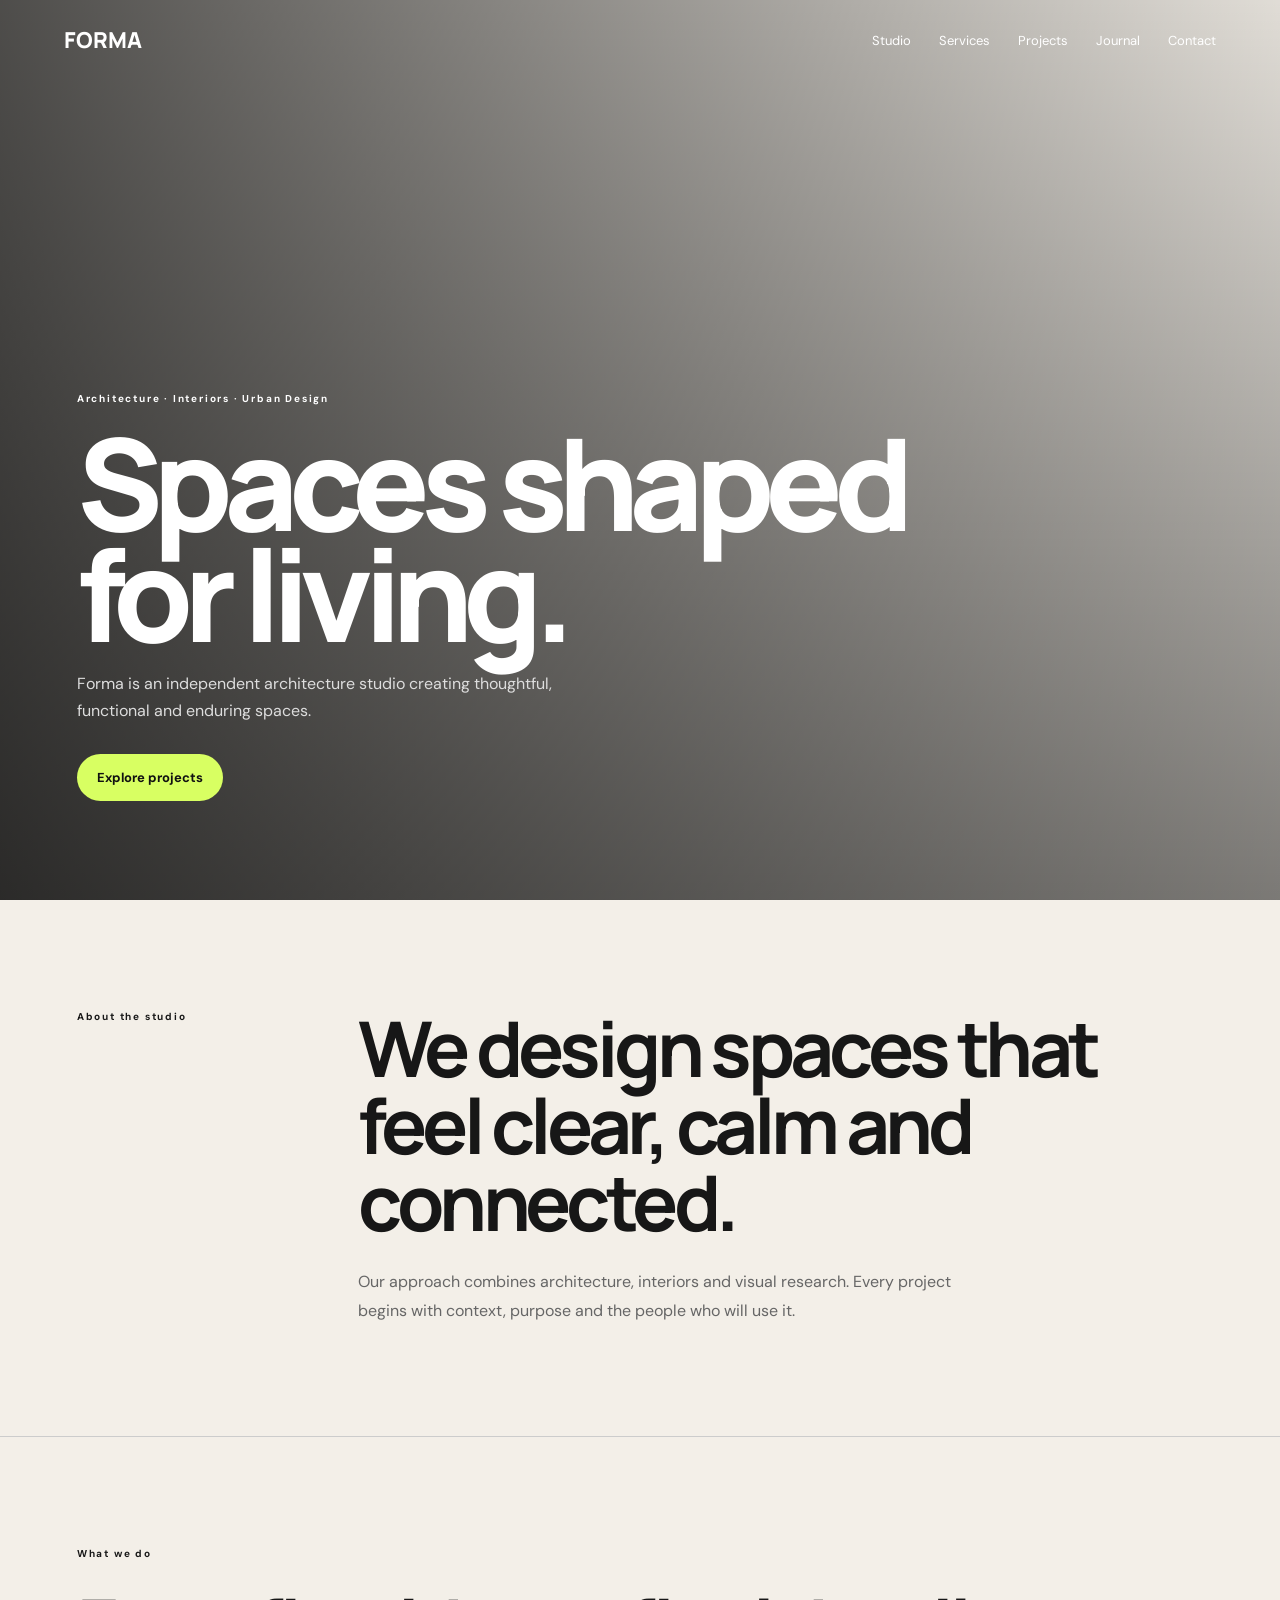
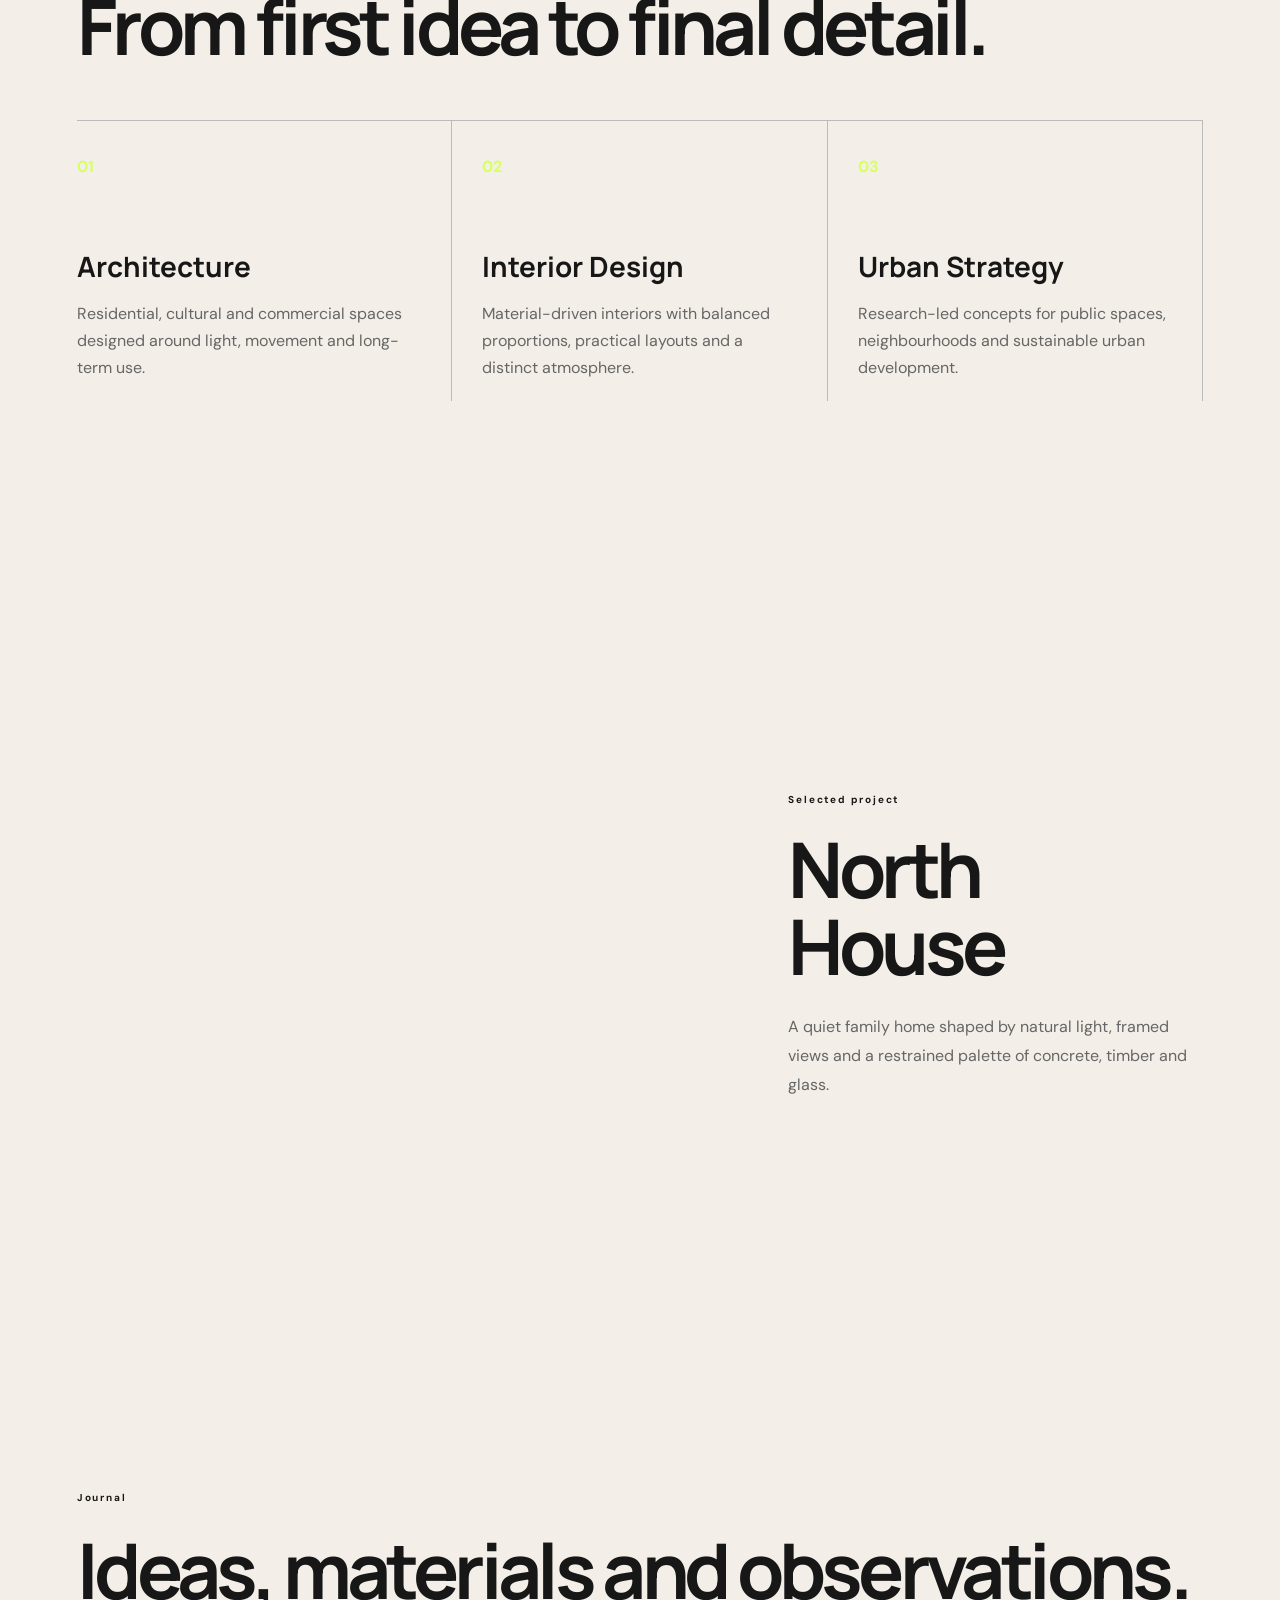
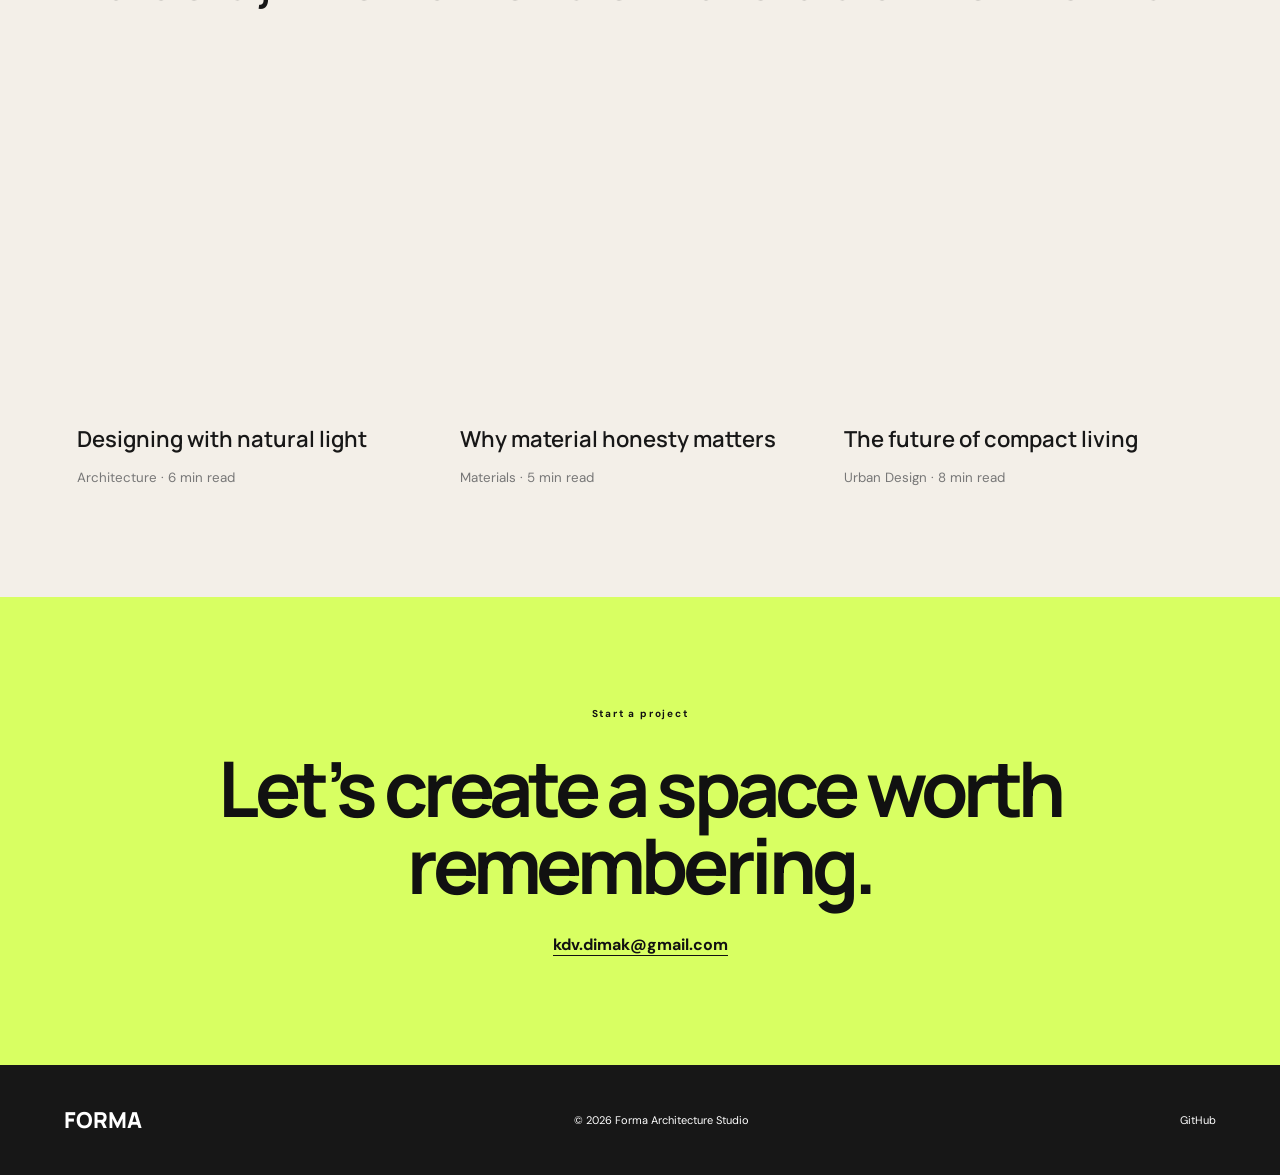
<file: Frontend-Templates/Architecture-Studio/index.html>
<!DOCTYPE html>
<html lang="en">
<head>
  <meta charset="UTF-8">
  <meta name="viewport" content="width=device-width, initial-scale=1.0">

  <title>Forma — Architecture Studio</title>

  <link rel="preconnect" href="https://fonts.googleapis.com">
  <link rel="preconnect" href="https://fonts.gstatic.com" crossorigin>

  <link
    href="https://fonts.googleapis.com/css2?family=DM+Sans:wght@400;500;600;700&family=Manrope:wght@600;700;800&display=swap"
    rel="stylesheet"
  >

  <link rel="stylesheet" href="style.css">
</head>

<body>
  <header>
    <a class="logo" href="#home">
      FORMA
    </a>

    <nav>
      <a href="#studio">Studio</a>
      <a href="#services">Services</a>
      <a href="#projects">Projects</a>
      <a href="#journal">Journal</a>
      <a href="#contact">Contact</a>
    </nav>

    <button
      class="menu"
      type="button"
      aria-label="Open navigation"
    >
      Menu
    </button>
  </header>

  <main>
    <section class="hero" id="home">
      <div class="shade"></div>

      <div class="hero-copy reveal">
        <p>Architecture · Interiors · Urban Design</p>

        <h1>
          Spaces shaped
          for living.
        </h1>

        <span>
          Forma is an independent architecture studio creating thoughtful,
          functional and enduring spaces.
        </span>

        <a href="#projects">
          Explore projects
        </a>
      </div>
    </section>

    <section class="intro reveal" id="studio">
      <p>About the studio</p>

      <div>
        <h2>
          We design spaces that feel clear, calm and connected.
        </h2>

        <span>
          Our approach combines architecture, interiors and visual research.
          Every project begins with context, purpose and the people who will use it.
        </span>
      </div>
    </section>

    <section class="section" id="services">
      <p class="label reveal">
        What we do
      </p>

      <h2 class="reveal">
        From first idea
        to final detail.
      </h2>

      <div class="cards">
        <article class="reveal">
          <b>01</b>
          <h3>Architecture</h3>
          <p>
            Residential, cultural and commercial spaces designed around
            light, movement and long-term use.
          </p>
        </article>

        <article class="reveal">
          <b>02</b>
          <h3>Interior Design</h3>
          <p>
            Material-driven interiors with balanced proportions,
            practical layouts and a distinct atmosphere.
          </p>
        </article>

        <article class="reveal">
          <b>03</b>
          <h3>Urban Strategy</h3>
          <p>
            Research-led concepts for public spaces, neighbourhoods
            and sustainable urban development.
          </p>
        </article>
      </div>
    </section>

    <section class="feature" id="projects">
      <div class="photo reveal"></div>

      <div class="reveal">
        <p class="label">
          Selected project
        </p>

        <h2>
          North House
        </h2>

        <span>
          A quiet family home shaped by natural light, framed views
          and a restrained palette of concrete, timber and glass.
        </span>
      </div>
    </section>

    <section class="section" id="journal">
      <p class="label reveal">
        Journal
      </p>

      <h2 class="reveal">
        Ideas, materials
        and observations.
      </h2>

      <div class="journal">
        <article class="reveal">
          <div></div>
          <h3>Designing with natural light</h3>
          <small>Architecture · 6 min read</small>
        </article>

        <article class="reveal">
          <div></div>
          <h3>Why material honesty matters</h3>
          <small>Materials · 5 min read</small>
        </article>

        <article class="reveal">
          <div></div>
          <h3>The future of compact living</h3>
          <small>Urban Design · 8 min read</small>
        </article>
      </div>
    </section>

    <section class="contact" id="contact">
      <p class="reveal">
        Start a project
      </p>

      <h2 class="reveal">
        Let’s create a space
        worth remembering.
      </h2>

      <a
        class="reveal"
        href="mailto:kdv.dimak@gmail.com"
      >
        kdv.dimak@gmail.com
      </a>
    </section>
  </main>

  <footer>
    <a class="logo" href="#home">
      FORMA
    </a>

    <p>
      © 2026 Forma Architecture Studio
    </p>

    <a
      href="https://github.com/KDVDimak"
      target="_blank"
      rel="noreferrer"
    >
      GitHub
    </a>
  </footer>

  <script src="script.js"></script>
</body>
</html>
</file>
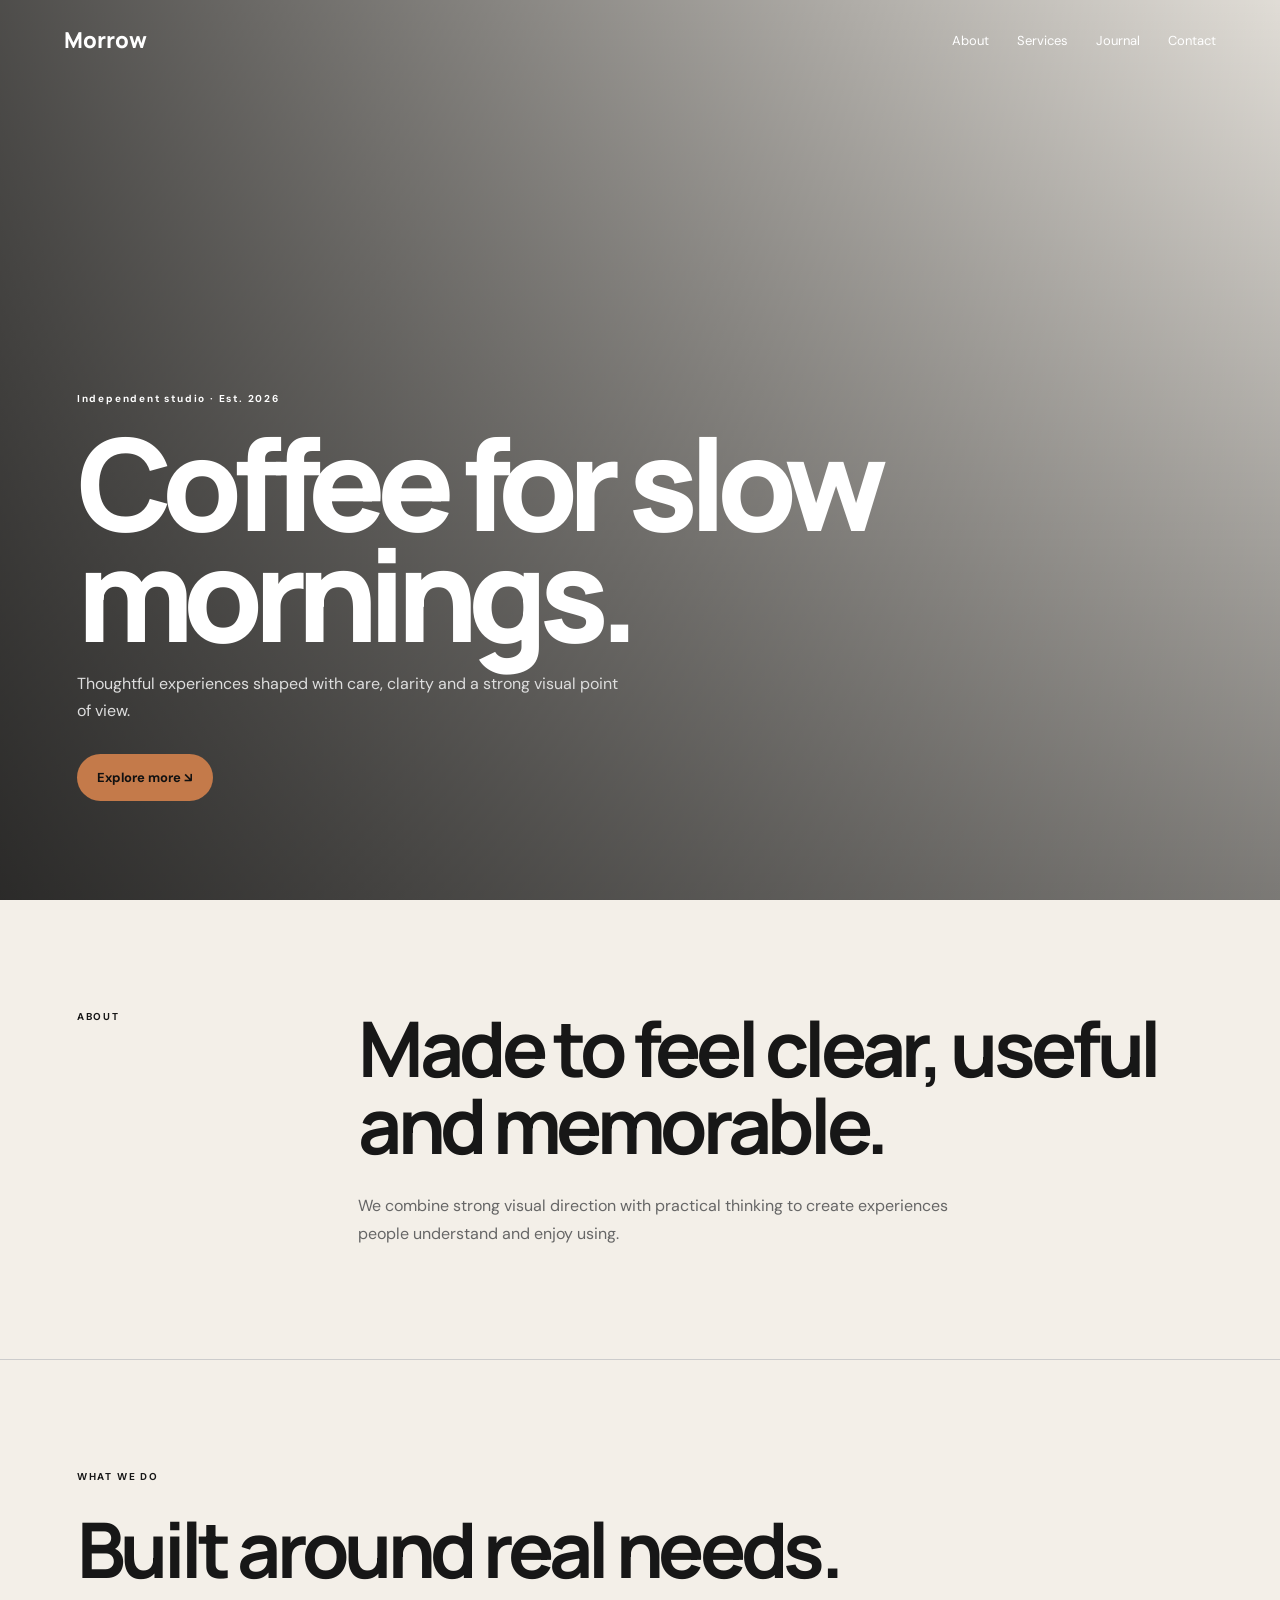
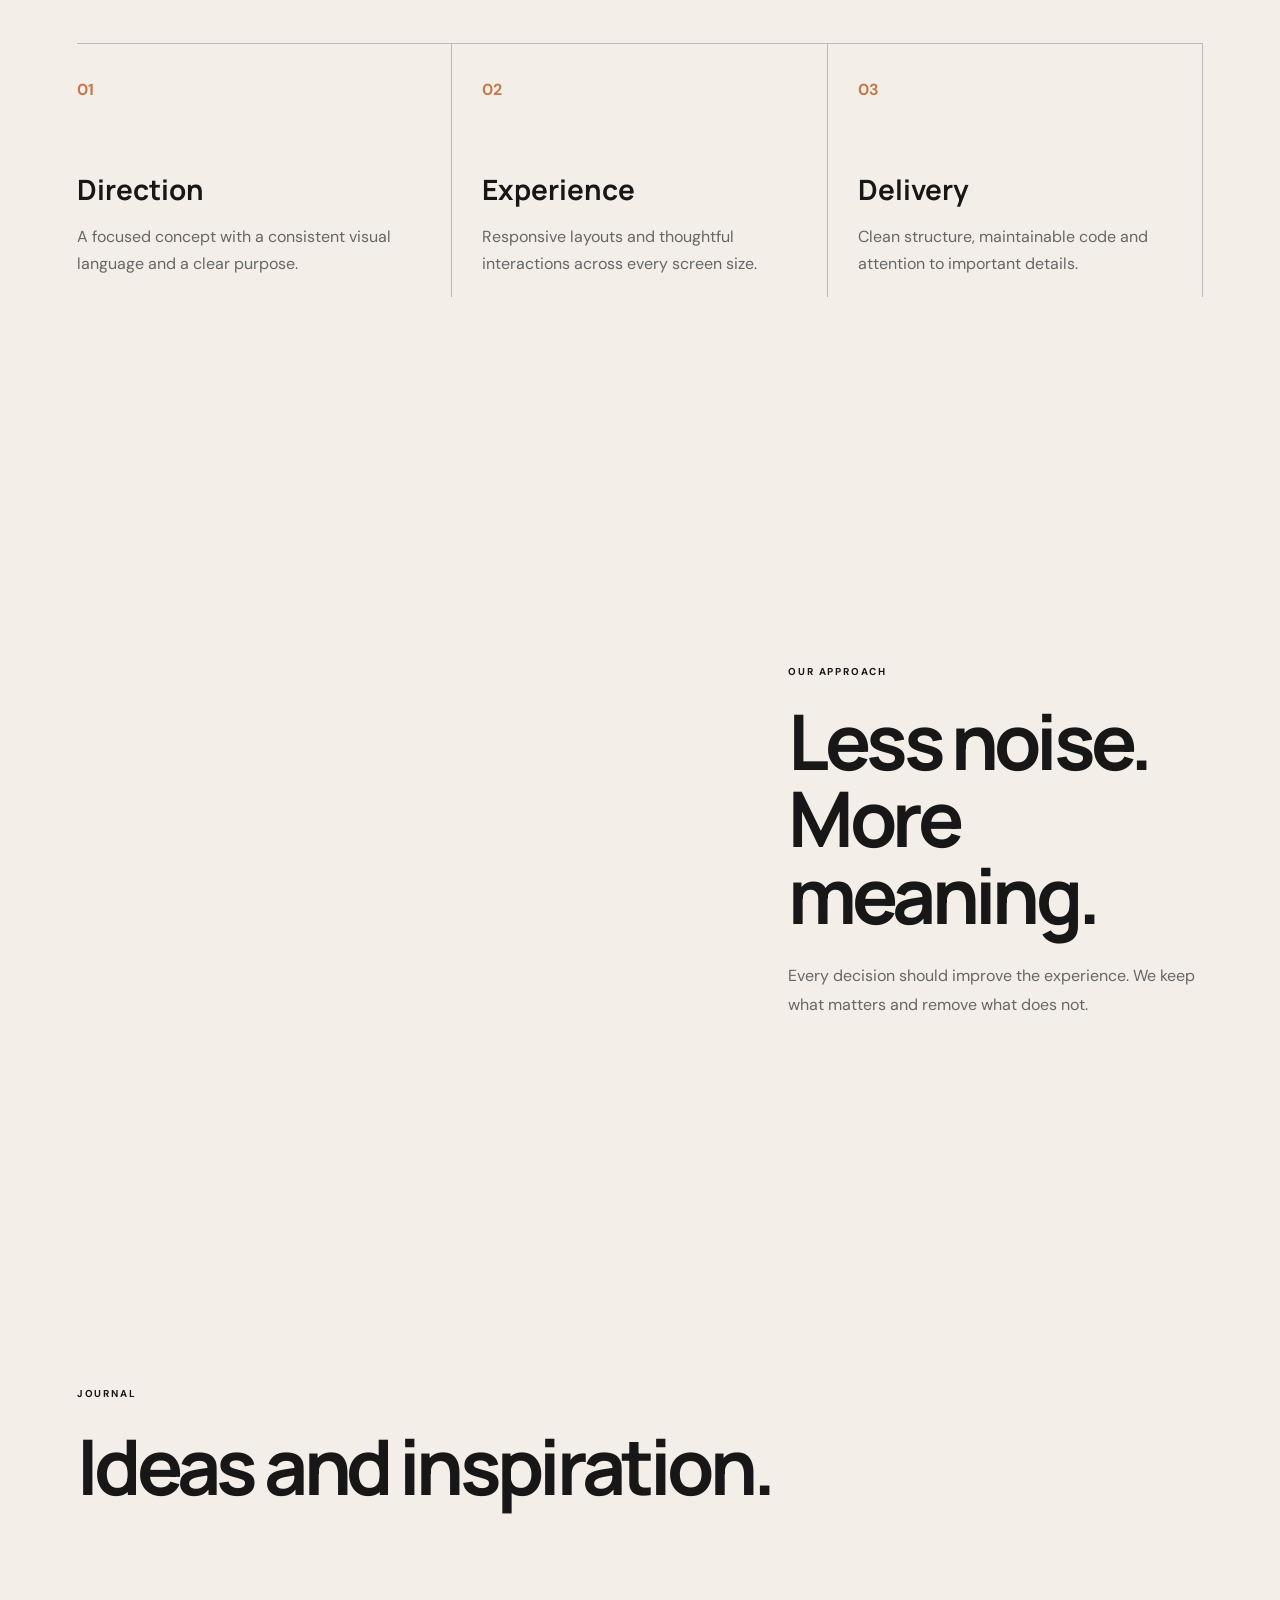
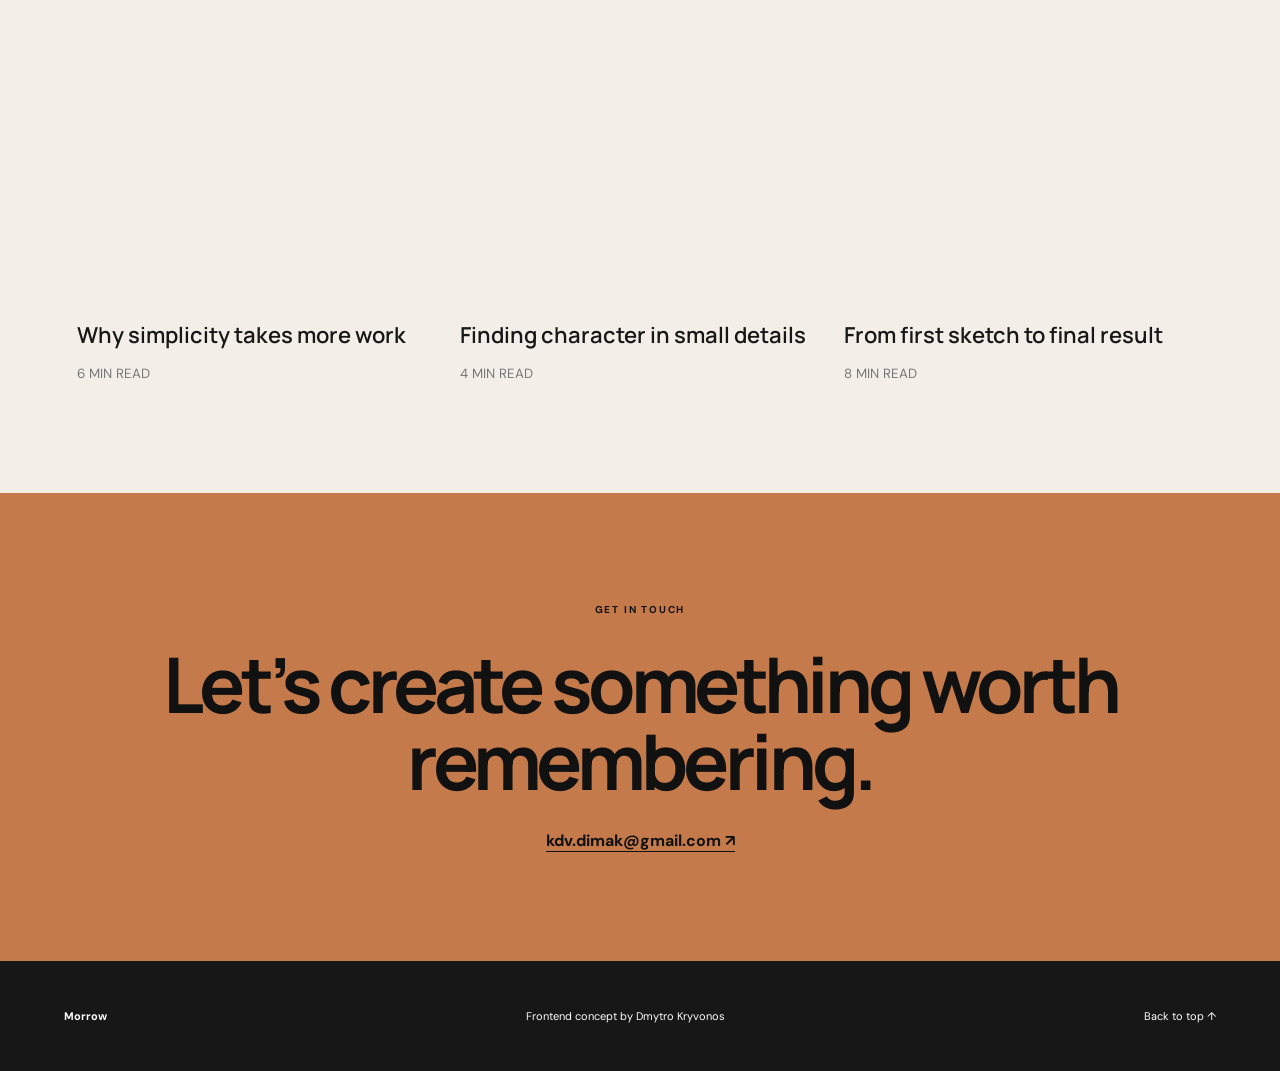
<file: Frontend-Templates/Coffee-Shop/index.html>
<!doctype html>
<html lang="en">
  <head>
    <meta charset="utf-8">
    <meta name="viewport" content="width=device-width,initial-scale=1">
    <title>Morrow</title>
    <link rel="preconnect" href="https://fonts.googleapis.com">
    <link rel="preconnect" href="https://fonts.gstatic.com" crossorigin>
    <link href="https://fonts.googleapis.com/css2?family=DM+Sans:wght@400;500;700&family=Manrope:wght@600;700;800&display=swap" rel="stylesheet">
    <link rel="stylesheet" href="style.css">
  </head>
  <body>
    <header>
      <a class="logo" href="#">Morrow</a>
      <nav>
        <a href="#about">About</a>
        <a href="#services">Services</a>
        <a href="#journal">Journal</a>
        <a href="#contact">Contact</a>
      </nav>
      <button class="menu">Menu</button>
    </header>
    <main>
      <section class="hero">
        <div class="shade">
        </div>
        <div class="hero-copy reveal">
          <p>Independent studio · Est. 2026</p>
          <h1>Coffee for slow mornings.</h1>
          <span>Thoughtful experiences shaped with care, clarity and a strong visual point of view.</span>
          <a href="#services">Explore more ↘</a>
        </div>
      </section>
      <section id="about" class="intro">
        <p>ABOUT</p>
        <div class="reveal">
          <h2>Made to feel clear, useful and memorable.</h2>
          <span>We combine strong visual direction with practical thinking to create experiences people understand and enjoy using.</span>
        </div>
      </section>
      <section id="services" class="section">
        <p class="label">WHAT WE DO</p>
        <h2 class="reveal">Built around real needs.</h2>
        <div class="cards">
          <article class="reveal">
            <b>01</b>
            <h3>Direction</h3>
            <p>A focused concept with a consistent visual language and a clear purpose.</p>
          </article>
          <article class="reveal">
            <b>02</b>
            <h3>Experience</h3>
            <p>Responsive layouts and thoughtful interactions across every screen size.</p>
          </article>
          <article class="reveal">
            <b>03</b>
            <h3>Delivery</h3>
            <p>Clean structure, maintainable code and attention to important details.</p>
          </article>
        </div>
      </section>
      <section class="feature">
        <div class="photo">
        </div>
        <div class="reveal">
          <p class="label">OUR APPROACH</p>
          <h2>Less noise.<br>More meaning.</h2>
          <span>Every decision should improve the experience. We keep what matters and remove what does not.</span>
        </div>
      </section>
      <section id="journal" class="section">
        <p class="label">JOURNAL</p>
        <h2 class="reveal">Ideas and inspiration.</h2>
        <div class="journal">
          <article>
            <div>
            </div>
            <h3>Why simplicity takes more work</h3>
            <small>6 MIN READ</small>
          </article>
          <article>
            <div>
            </div>
            <h3>Finding character in small details</h3>
            <small>4 MIN READ</small>
          </article>
          <article>
            <div>
            </div>
            <h3>From first sketch to final result</h3>
            <small>8 MIN READ</small>
          </article>
        </div>
      </section>
      <section id="contact" class="contact">
        <p>GET IN TOUCH</p>
        <h2 class="reveal">Let’s create something worth remembering.</h2>
        <a href="mailto:kdv.dimak@gmail.com">kdv.dimak@gmail.com ↗</a>
      </section>
    </main>
    <footer>
      <b>Morrow</b>
      <span>Frontend concept by Dmytro Kryvonos</span>
      <a href="#">Back to top ↑</a>
    </footer>
    <script src="script.js">
    </script>
  </body>
</html>
</file>
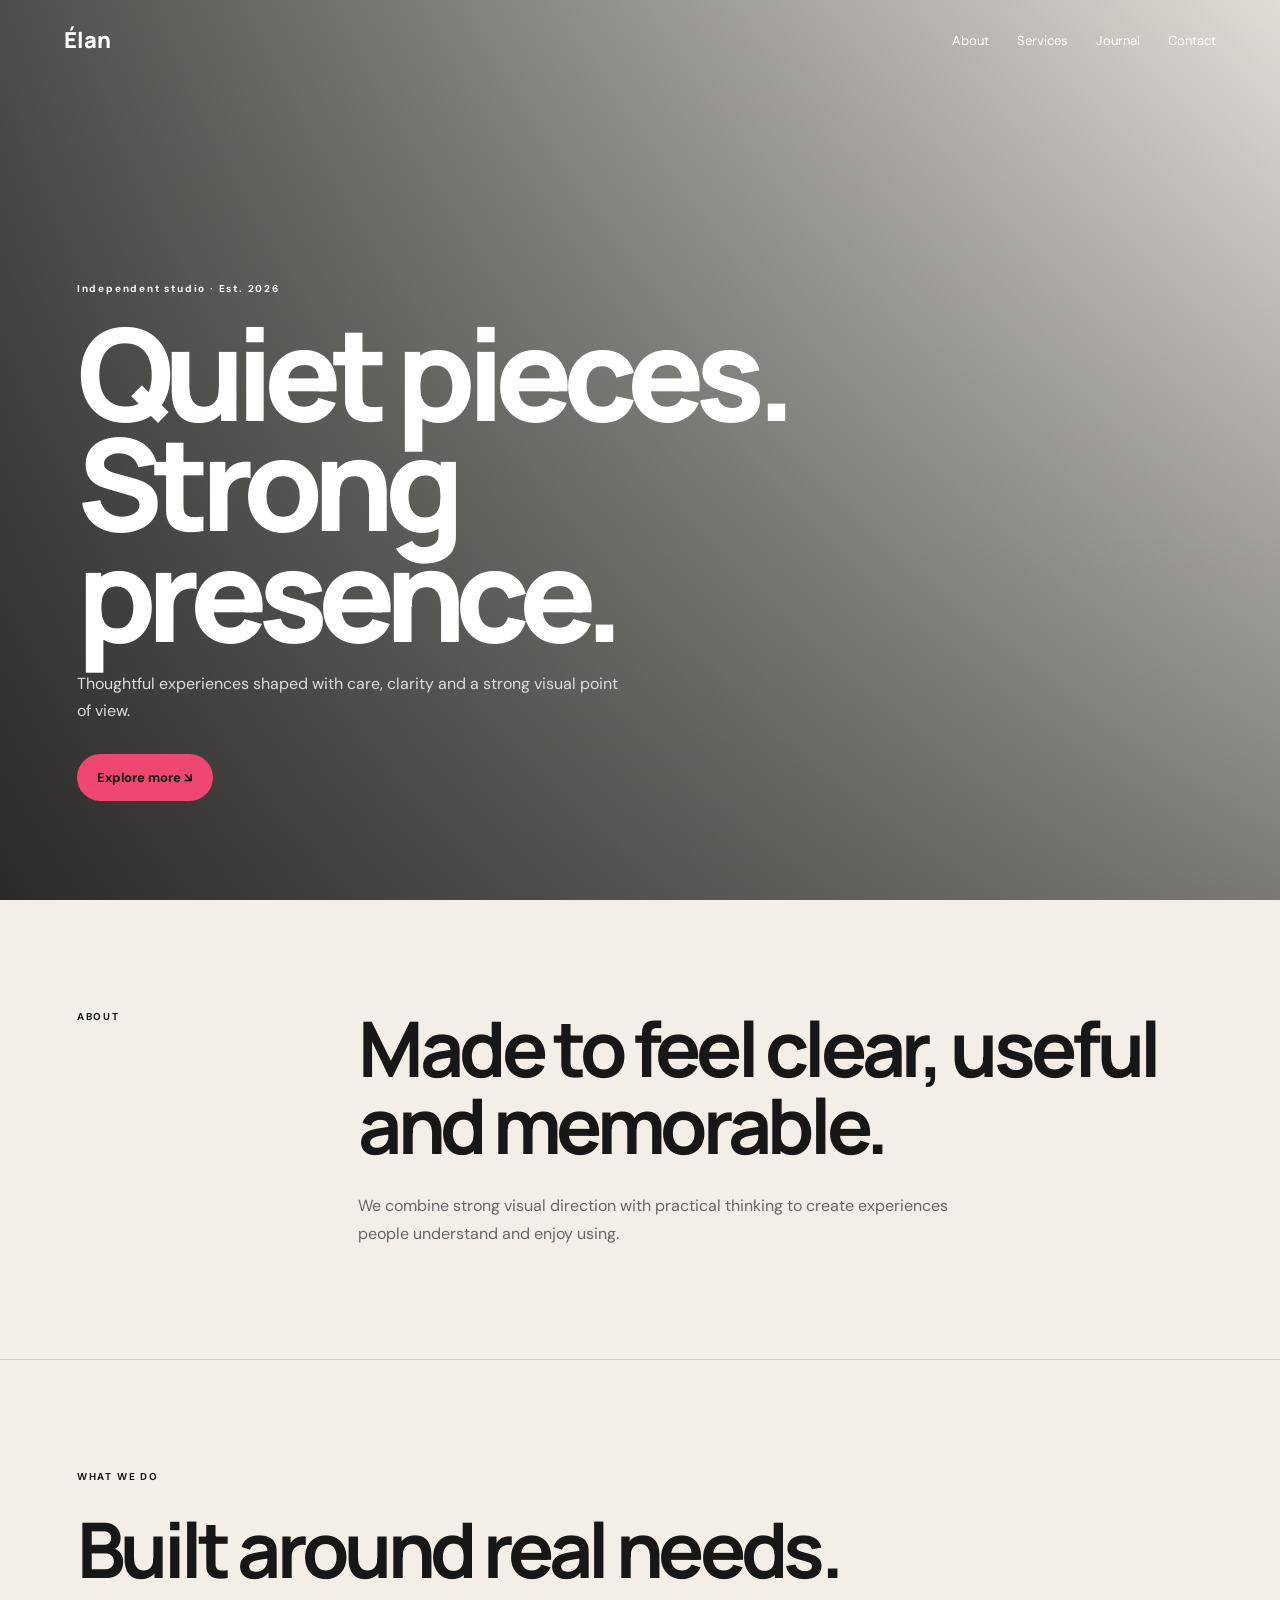
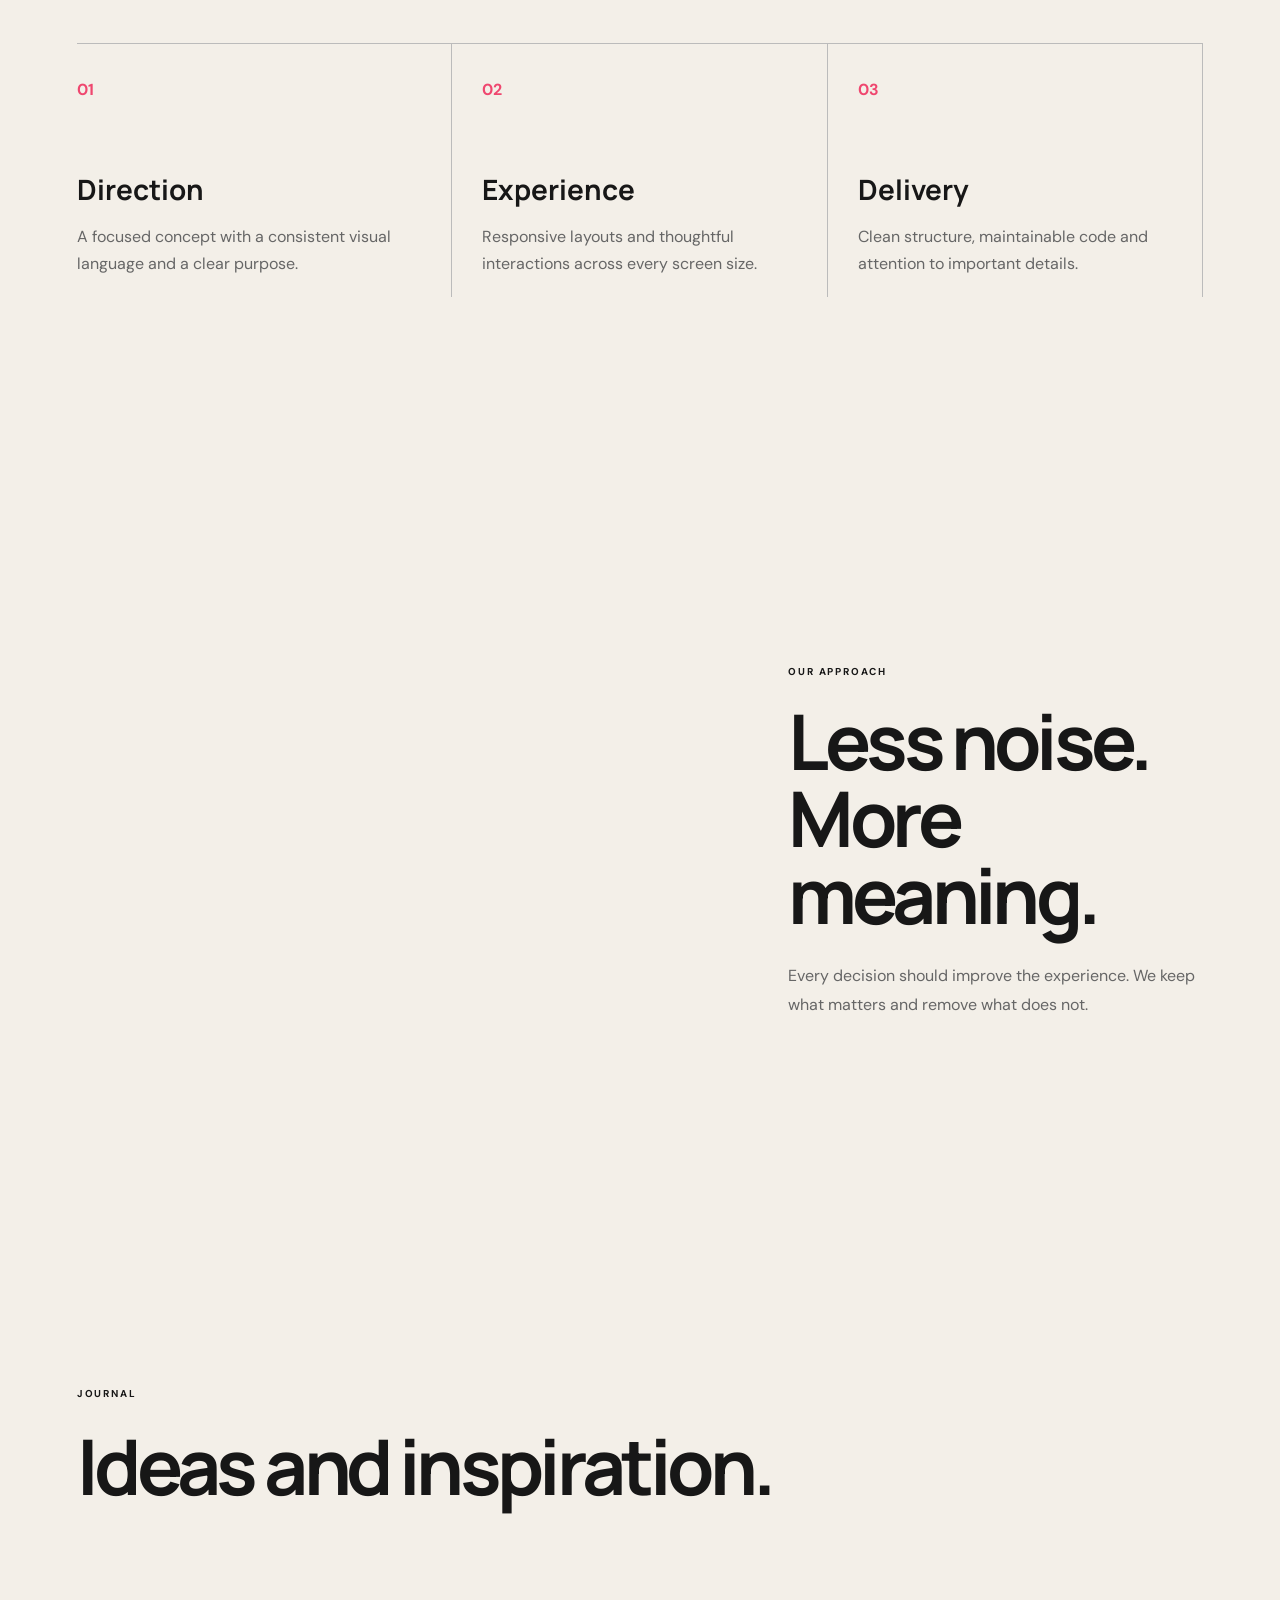
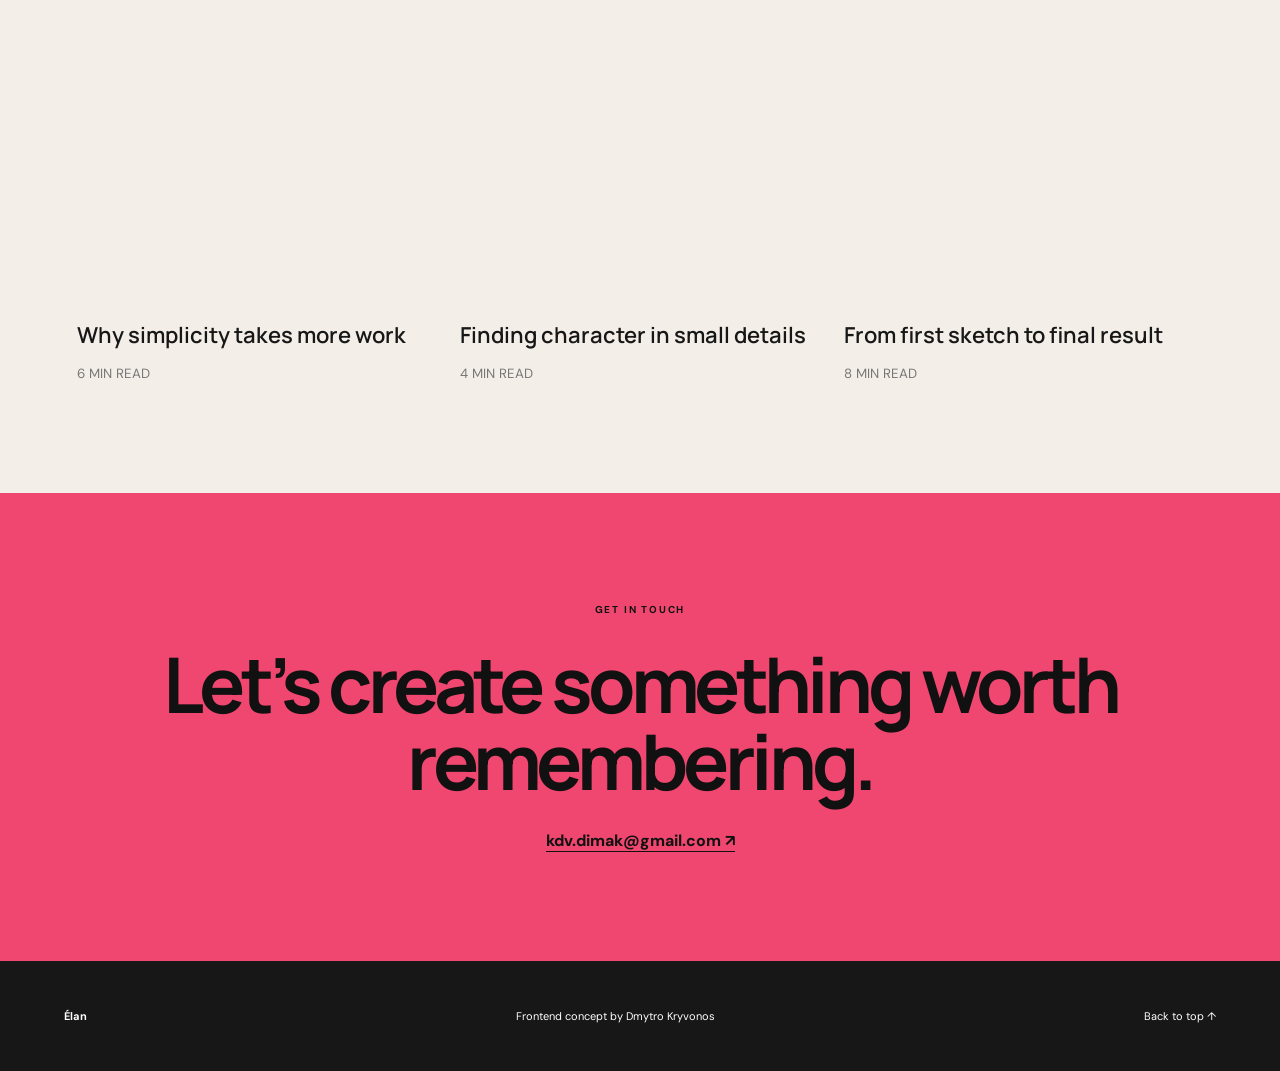
<file: Frontend-Templates/Fashion-Store/index.html>
<!doctype html>
<html lang="en">
  <head>
    <meta charset="utf-8">
    <meta name="viewport" content="width=device-width,initial-scale=1">
    <title>Élan</title>
    <link rel="preconnect" href="https://fonts.googleapis.com">
    <link rel="preconnect" href="https://fonts.gstatic.com" crossorigin>
    <link href="https://fonts.googleapis.com/css2?family=DM+Sans:wght@400;500;700&family=Manrope:wght@600;700;800&display=swap" rel="stylesheet">
    <link rel="stylesheet" href="style.css">
  </head>
  <body>
    <header>
      <a class="logo" href="#">Élan</a>
      <nav>
        <a href="#about">About</a>
        <a href="#services">Services</a>
        <a href="#journal">Journal</a>
        <a href="#contact">Contact</a>
      </nav>
      <button class="menu">Menu</button>
    </header>
    <main>
      <section class="hero">
        <div class="shade">
        </div>
        <div class="hero-copy reveal">
          <p>Independent studio · Est. 2026</p>
          <h1>Quiet pieces. Strong presence.</h1>
          <span>Thoughtful experiences shaped with care, clarity and a strong visual point of view.</span>
          <a href="#services">Explore more ↘</a>
        </div>
      </section>
      <section id="about" class="intro">
        <p>ABOUT</p>
        <div class="reveal">
          <h2>Made to feel clear, useful and memorable.</h2>
          <span>We combine strong visual direction with practical thinking to create experiences people understand and enjoy using.</span>
        </div>
      </section>
      <section id="services" class="section">
        <p class="label">WHAT WE DO</p>
        <h2 class="reveal">Built around real needs.</h2>
        <div class="cards">
          <article class="reveal">
            <b>01</b>
            <h3>Direction</h3>
            <p>A focused concept with a consistent visual language and a clear purpose.</p>
          </article>
          <article class="reveal">
            <b>02</b>
            <h3>Experience</h3>
            <p>Responsive layouts and thoughtful interactions across every screen size.</p>
          </article>
          <article class="reveal">
            <b>03</b>
            <h3>Delivery</h3>
            <p>Clean structure, maintainable code and attention to important details.</p>
          </article>
        </div>
      </section>
      <section class="feature">
        <div class="photo">
        </div>
        <div class="reveal">
          <p class="label">OUR APPROACH</p>
          <h2>Less noise.<br>More meaning.</h2>
          <span>Every decision should improve the experience. We keep what matters and remove what does not.</span>
        </div>
      </section>
      <section id="journal" class="section">
        <p class="label">JOURNAL</p>
        <h2 class="reveal">Ideas and inspiration.</h2>
        <div class="journal">
          <article>
            <div>
            </div>
            <h3>Why simplicity takes more work</h3>
            <small>6 MIN READ</small>
          </article>
          <article>
            <div>
            </div>
            <h3>Finding character in small details</h3>
            <small>4 MIN READ</small>
          </article>
          <article>
            <div>
            </div>
            <h3>From first sketch to final result</h3>
            <small>8 MIN READ</small>
          </article>
        </div>
      </section>
      <section id="contact" class="contact">
        <p>GET IN TOUCH</p>
        <h2 class="reveal">Let’s create something worth remembering.</h2>
        <a href="mailto:kdv.dimak@gmail.com">kdv.dimak@gmail.com ↗</a>
      </section>
    </main>
    <footer>
      <b>Élan</b>
      <span>Frontend concept by Dmytro Kryvonos</span>
      <a href="#">Back to top ↑</a>
    </footer>
    <script src="script.js">
    </script>
  </body>
</html>
</file>
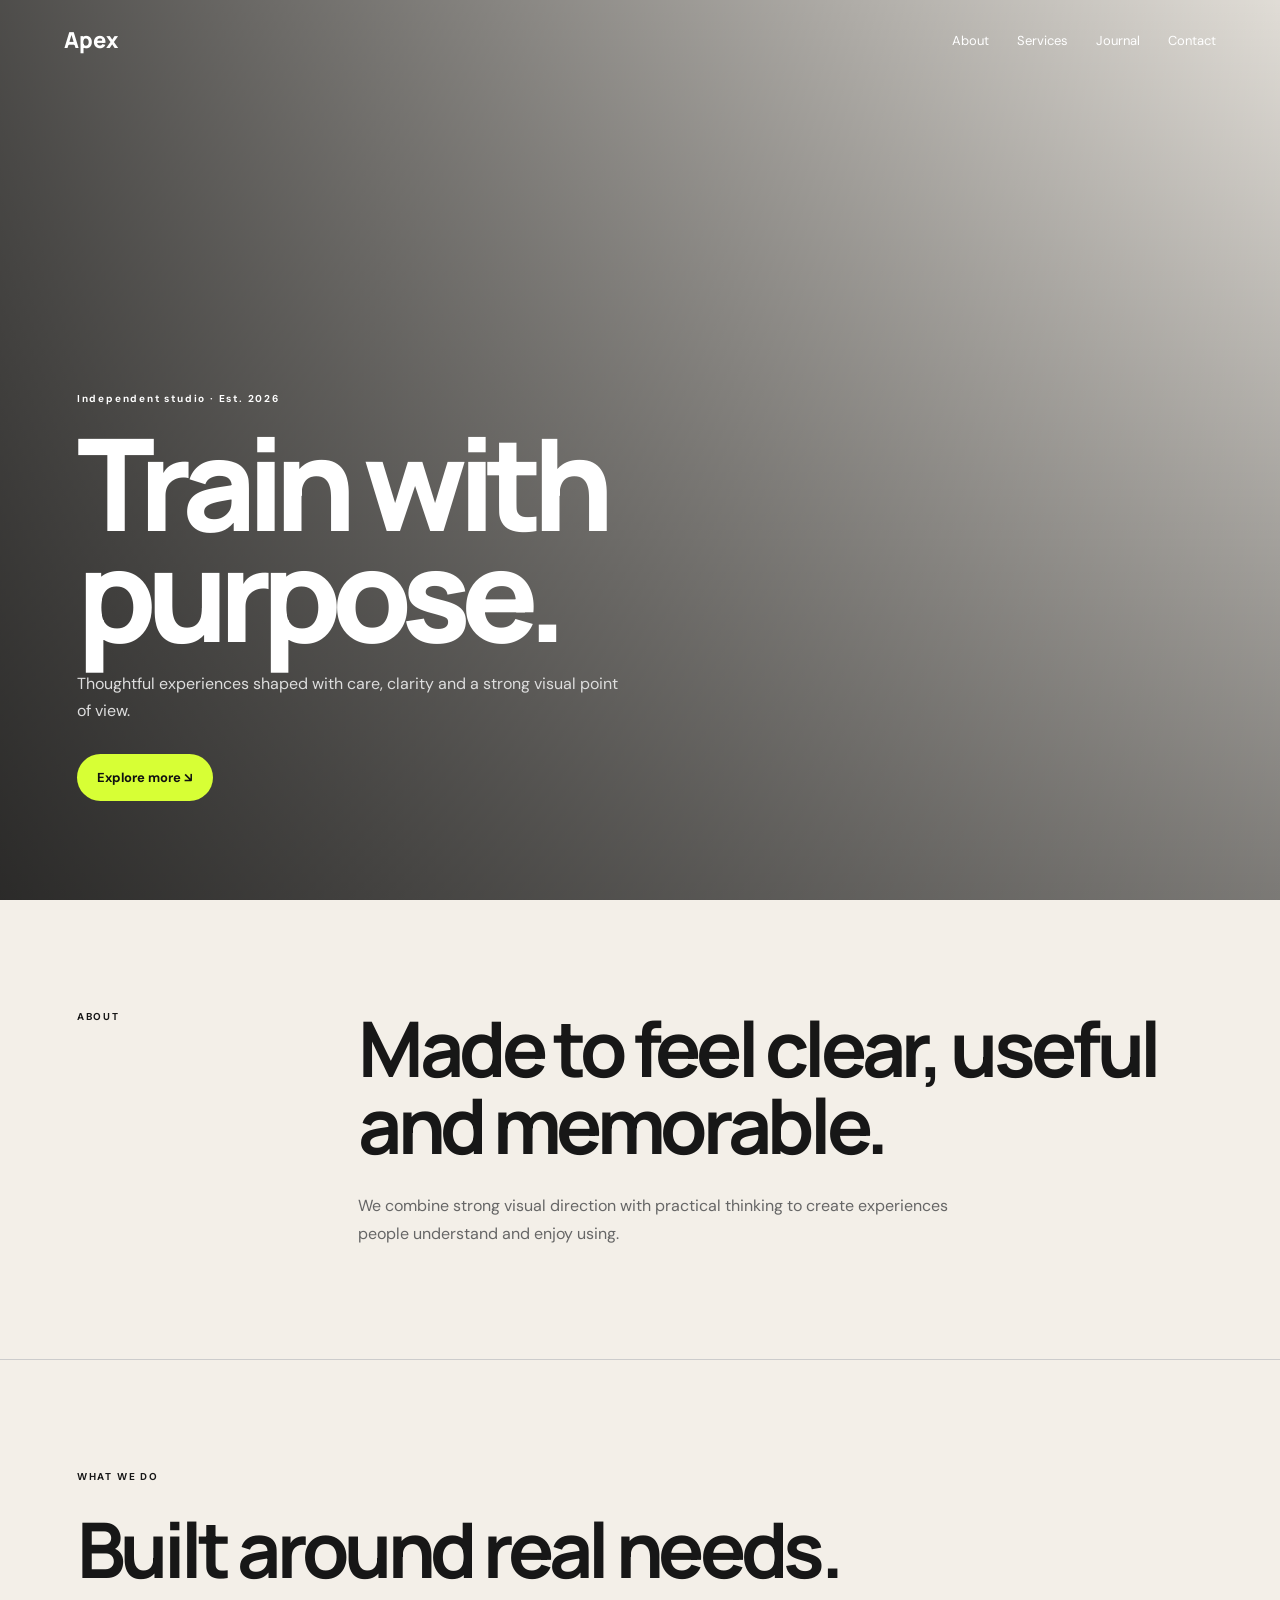
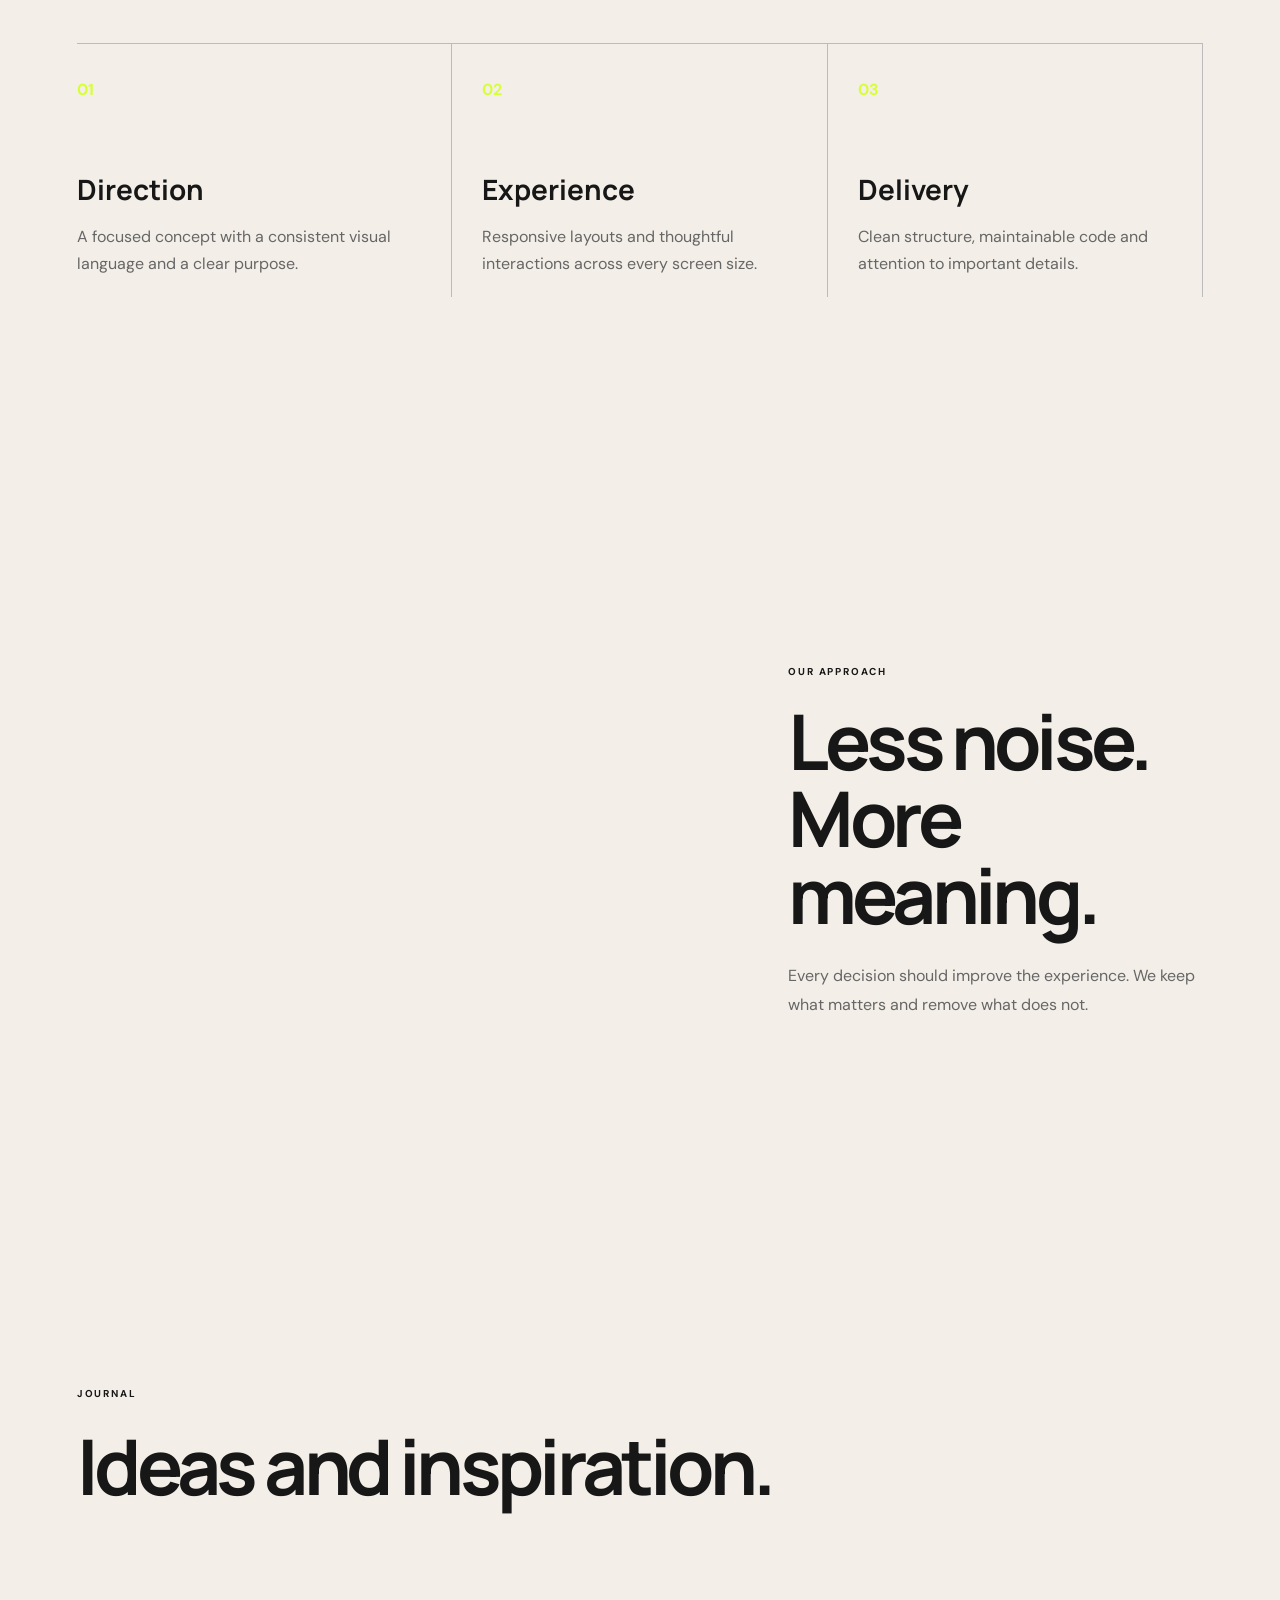
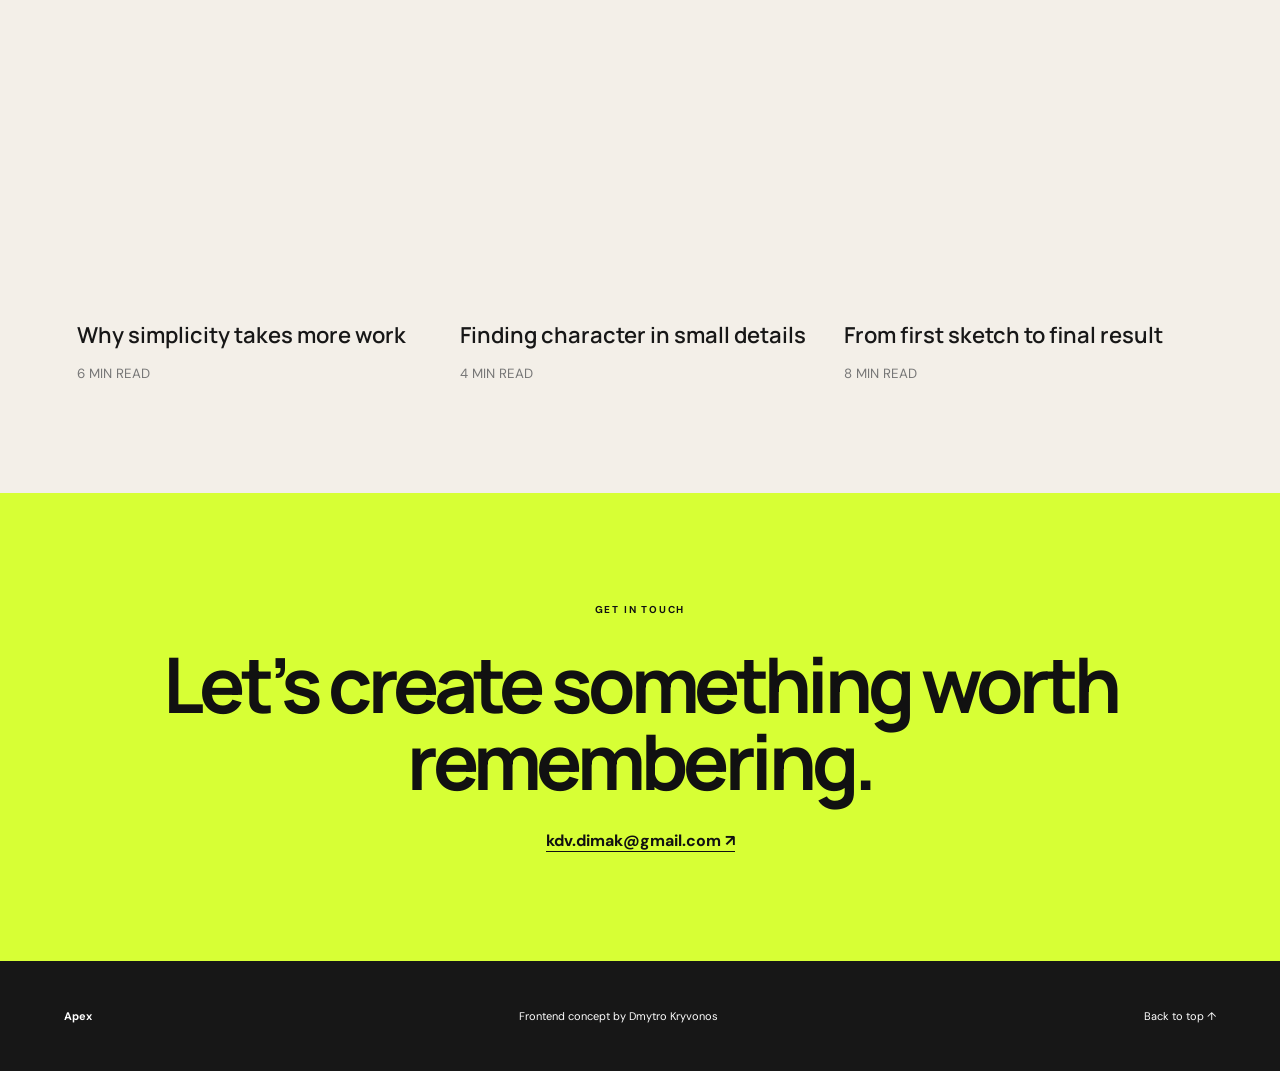
<file: Frontend-Templates/Fitness-Club/index.html>
<!doctype html>
<html lang="en">
  <head>
    <meta charset="utf-8">
    <meta name="viewport" content="width=device-width,initial-scale=1">
    <title>Apex</title>
    <link rel="preconnect" href="https://fonts.googleapis.com">
    <link rel="preconnect" href="https://fonts.gstatic.com" crossorigin>
    <link href="https://fonts.googleapis.com/css2?family=DM+Sans:wght@400;500;700&family=Manrope:wght@600;700;800&display=swap" rel="stylesheet">
    <link rel="stylesheet" href="style.css">
  </head>
  <body>
    <header>
      <a class="logo" href="#">Apex</a>
      <nav>
        <a href="#about">About</a>
        <a href="#services">Services</a>
        <a href="#journal">Journal</a>
        <a href="#contact">Contact</a>
      </nav>
      <button class="menu">Menu</button>
    </header>
    <main>
      <section class="hero">
        <div class="shade">
        </div>
        <div class="hero-copy reveal">
          <p>Independent studio · Est. 2026</p>
          <h1>Train with purpose.</h1>
          <span>Thoughtful experiences shaped with care, clarity and a strong visual point of view.</span>
          <a href="#services">Explore more ↘</a>
        </div>
      </section>
      <section id="about" class="intro">
        <p>ABOUT</p>
        <div class="reveal">
          <h2>Made to feel clear, useful and memorable.</h2>
          <span>We combine strong visual direction with practical thinking to create experiences people understand and enjoy using.</span>
        </div>
      </section>
      <section id="services" class="section">
        <p class="label">WHAT WE DO</p>
        <h2 class="reveal">Built around real needs.</h2>
        <div class="cards">
          <article class="reveal">
            <b>01</b>
            <h3>Direction</h3>
            <p>A focused concept with a consistent visual language and a clear purpose.</p>
          </article>
          <article class="reveal">
            <b>02</b>
            <h3>Experience</h3>
            <p>Responsive layouts and thoughtful interactions across every screen size.</p>
          </article>
          <article class="reveal">
            <b>03</b>
            <h3>Delivery</h3>
            <p>Clean structure, maintainable code and attention to important details.</p>
          </article>
        </div>
      </section>
      <section class="feature">
        <div class="photo">
        </div>
        <div class="reveal">
          <p class="label">OUR APPROACH</p>
          <h2>Less noise.<br>More meaning.</h2>
          <span>Every decision should improve the experience. We keep what matters and remove what does not.</span>
        </div>
      </section>
      <section id="journal" class="section">
        <p class="label">JOURNAL</p>
        <h2 class="reveal">Ideas and inspiration.</h2>
        <div class="journal">
          <article>
            <div>
            </div>
            <h3>Why simplicity takes more work</h3>
            <small>6 MIN READ</small>
          </article>
          <article>
            <div>
            </div>
            <h3>Finding character in small details</h3>
            <small>4 MIN READ</small>
          </article>
          <article>
            <div>
            </div>
            <h3>From first sketch to final result</h3>
            <small>8 MIN READ</small>
          </article>
        </div>
      </section>
      <section id="contact" class="contact">
        <p>GET IN TOUCH</p>
        <h2 class="reveal">Let’s create something worth remembering.</h2>
        <a href="mailto:kdv.dimak@gmail.com">kdv.dimak@gmail.com ↗</a>
      </section>
    </main>
    <footer>
      <b>Apex</b>
      <span>Frontend concept by Dmytro Kryvonos</span>
      <a href="#">Back to top ↑</a>
    </footer>
    <script src="script.js">
    </script>
  </body>
</html>
</file>
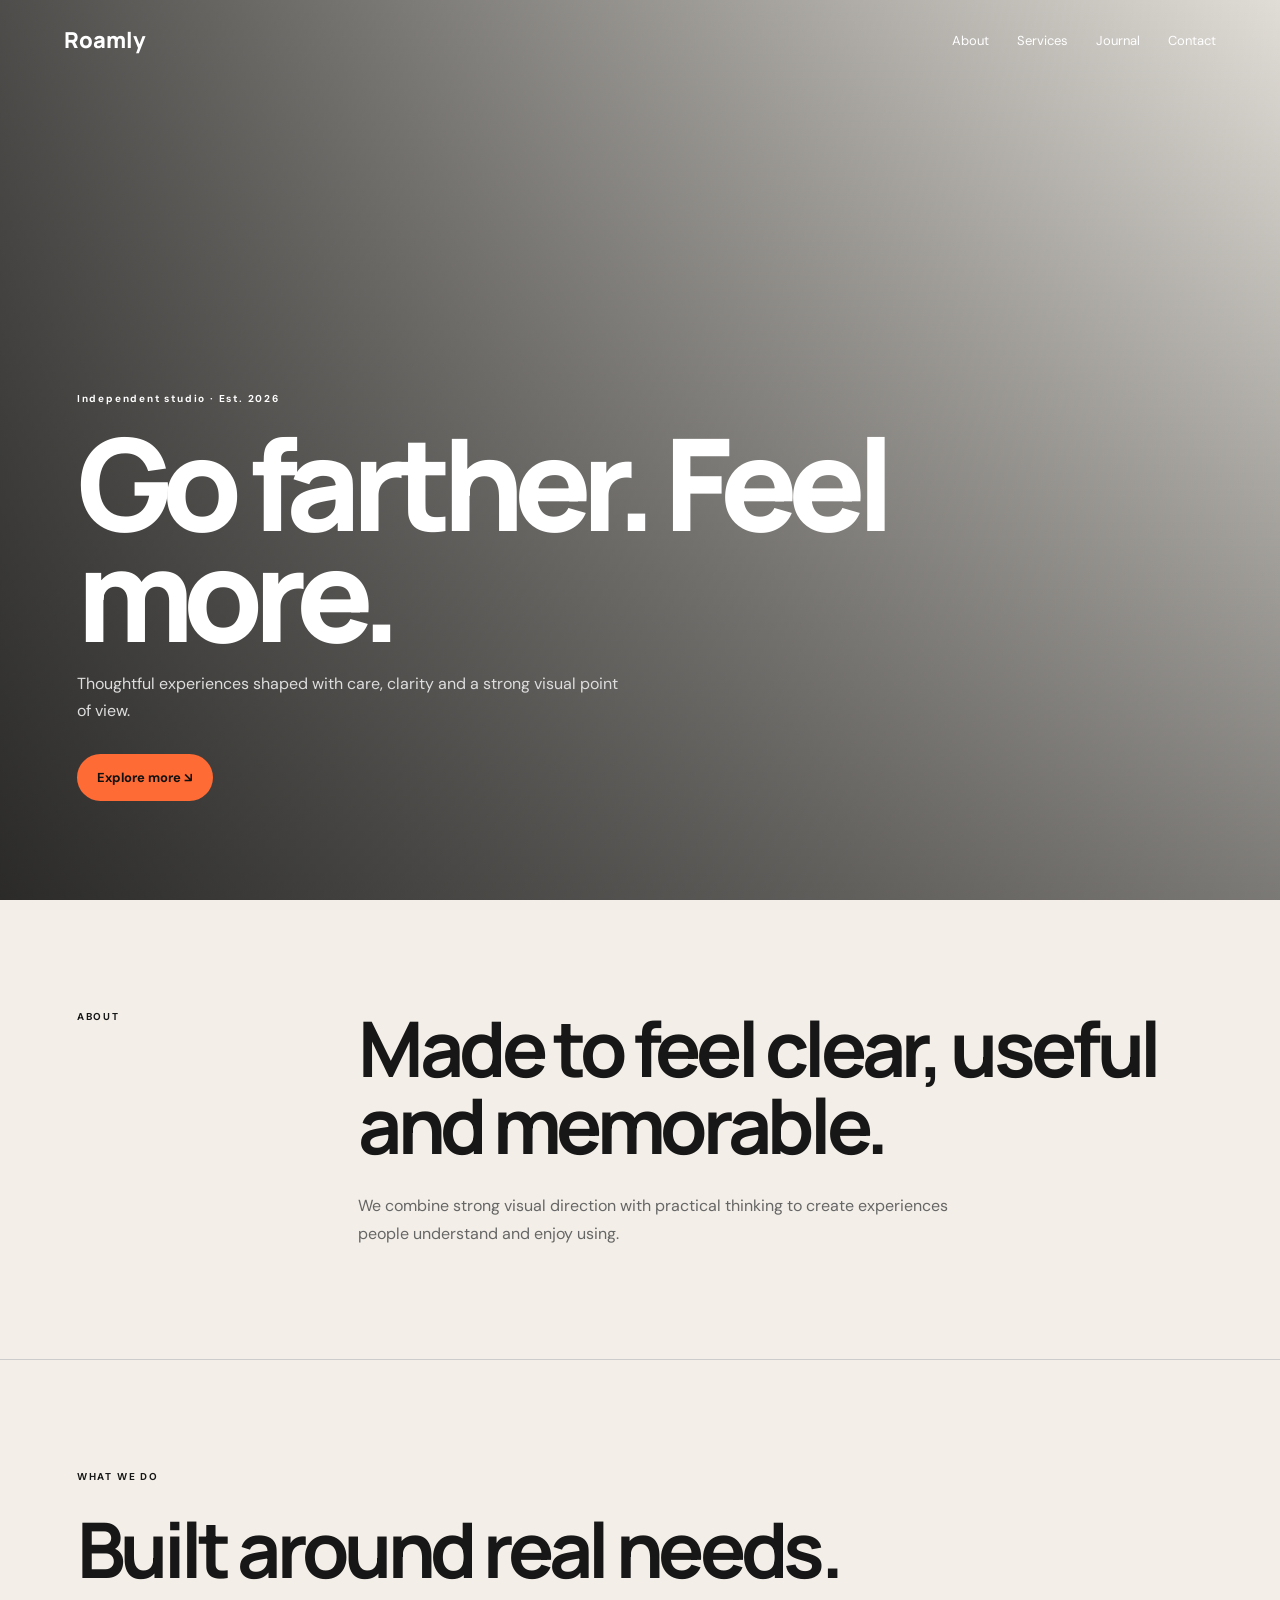
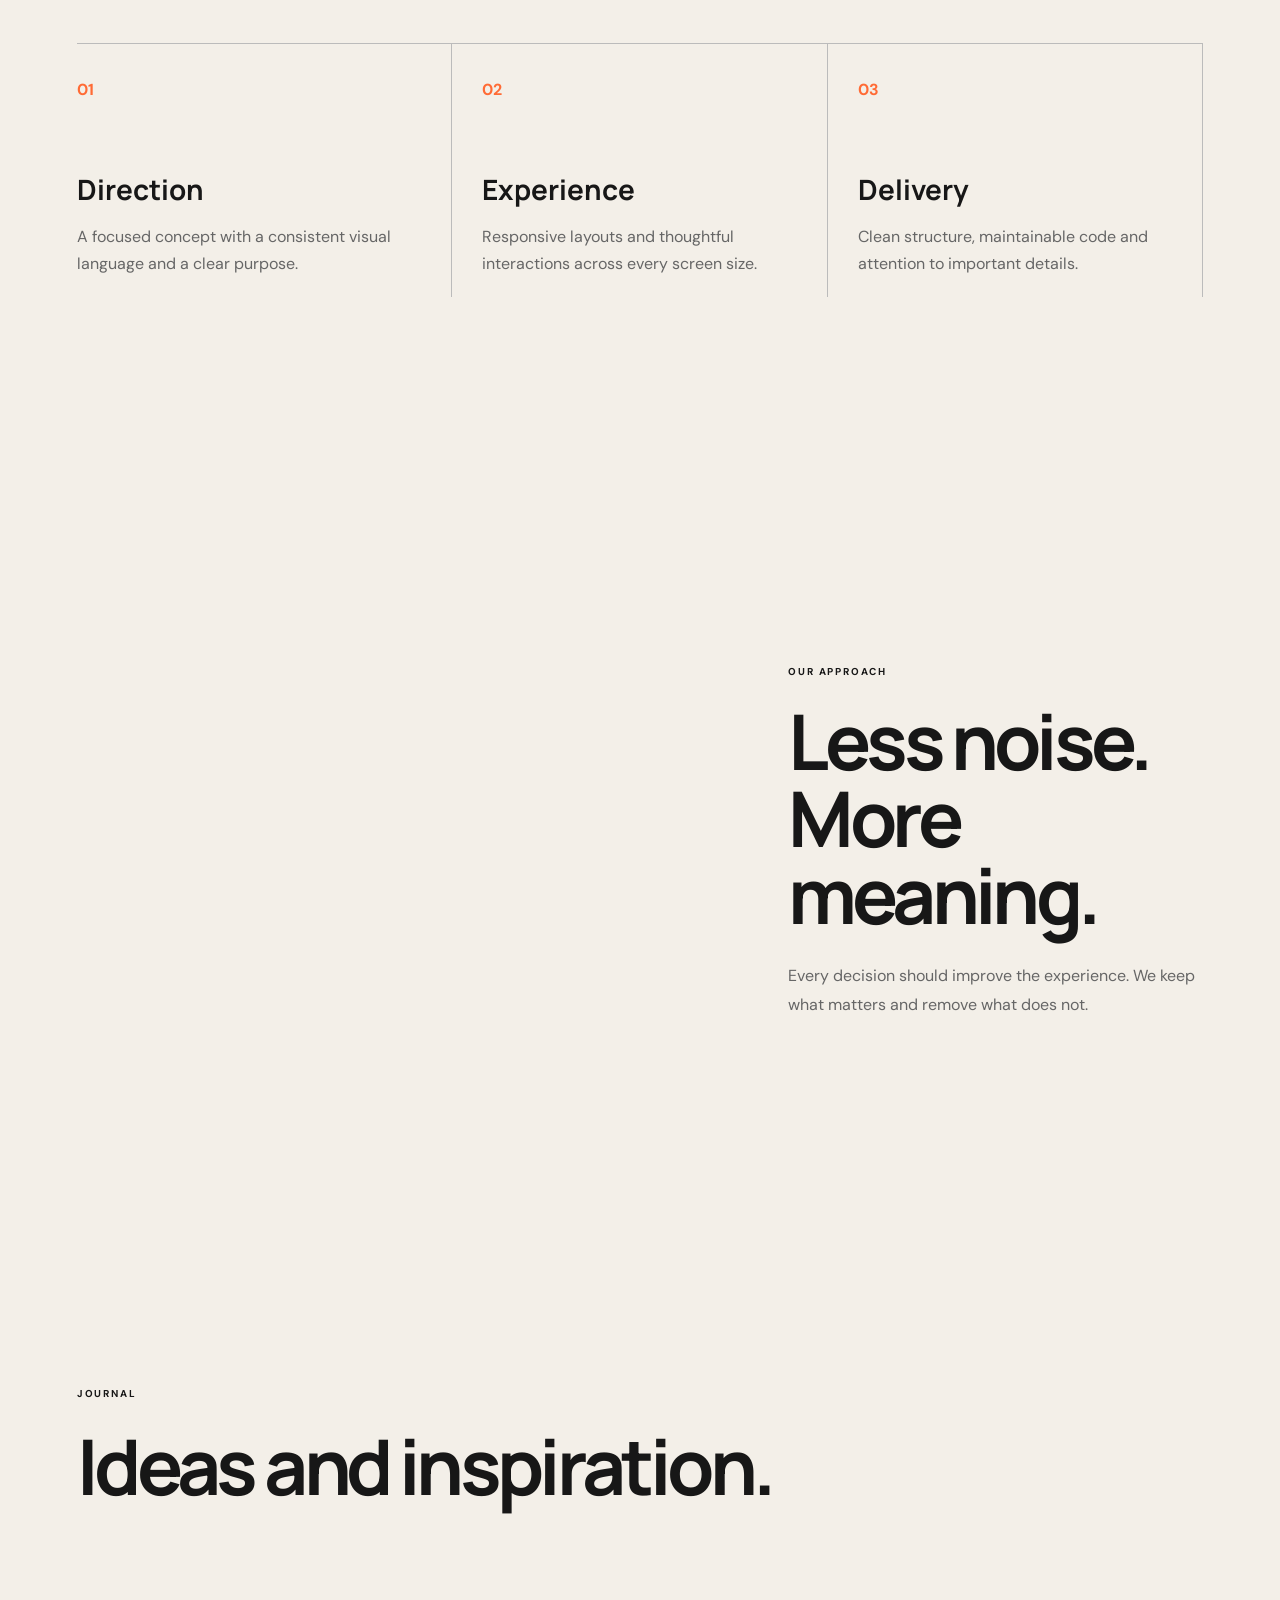
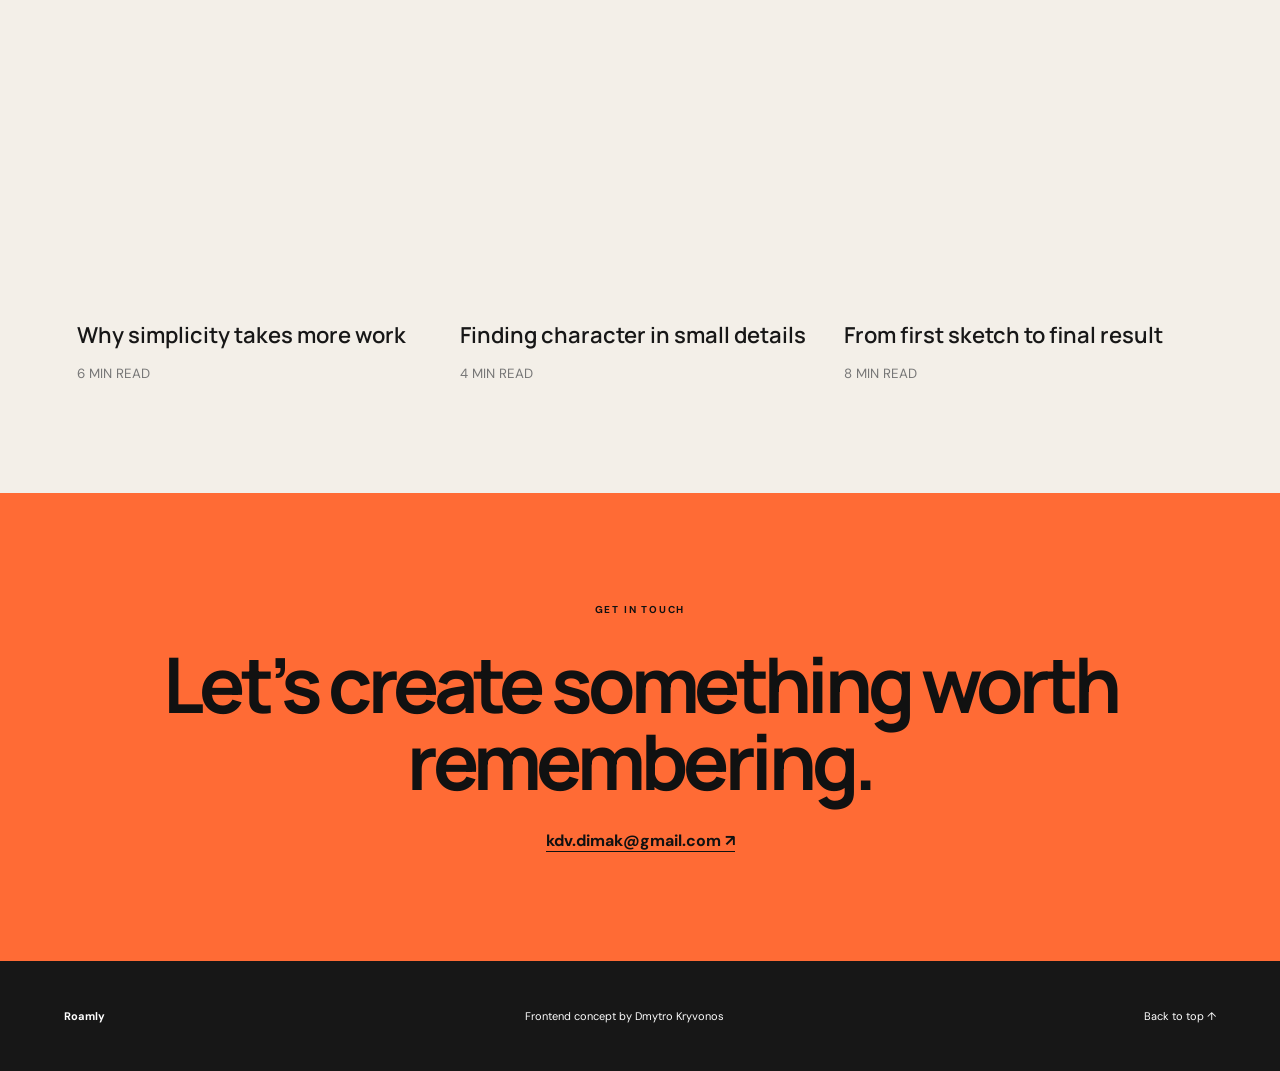
<file: Frontend-Templates/Travel-Agency/index.html>
<!doctype html>
<html lang="en">
  <head>
    <meta charset="utf-8">
    <meta name="viewport" content="width=device-width,initial-scale=1">
    <title>Roamly</title>
    <link rel="preconnect" href="https://fonts.googleapis.com">
    <link rel="preconnect" href="https://fonts.gstatic.com" crossorigin>
    <link href="https://fonts.googleapis.com/css2?family=DM+Sans:wght@400;500;700&family=Manrope:wght@600;700;800&display=swap" rel="stylesheet">
    <link rel="stylesheet" href="style.css">
  </head>
  <body>
    <header>
      <a class="logo" href="#">Roamly</a>
      <nav>
        <a href="#about">About</a>
        <a href="#services">Services</a>
        <a href="#journal">Journal</a>
        <a href="#contact">Contact</a>
      </nav>
      <button class="menu">Menu</button>
    </header>
    <main>
      <section class="hero">
        <div class="shade">
        </div>
        <div class="hero-copy reveal">
          <p>Independent studio · Est. 2026</p>
          <h1>Go farther. Feel more.</h1>
          <span>Thoughtful experiences shaped with care, clarity and a strong visual point of view.</span>
          <a href="#services">Explore more ↘</a>
        </div>
      </section>
      <section id="about" class="intro">
        <p>ABOUT</p>
        <div class="reveal">
          <h2>Made to feel clear, useful and memorable.</h2>
          <span>We combine strong visual direction with practical thinking to create experiences people understand and enjoy using.</span>
        </div>
      </section>
      <section id="services" class="section">
        <p class="label">WHAT WE DO</p>
        <h2 class="reveal">Built around real needs.</h2>
        <div class="cards">
          <article class="reveal">
            <b>01</b>
            <h3>Direction</h3>
            <p>A focused concept with a consistent visual language and a clear purpose.</p>
          </article>
          <article class="reveal">
            <b>02</b>
            <h3>Experience</h3>
            <p>Responsive layouts and thoughtful interactions across every screen size.</p>
          </article>
          <article class="reveal">
            <b>03</b>
            <h3>Delivery</h3>
            <p>Clean structure, maintainable code and attention to important details.</p>
          </article>
        </div>
      </section>
      <section class="feature">
        <div class="photo">
        </div>
        <div class="reveal">
          <p class="label">OUR APPROACH</p>
          <h2>Less noise.<br>More meaning.</h2>
          <span>Every decision should improve the experience. We keep what matters and remove what does not.</span>
        </div>
      </section>
      <section id="journal" class="section">
        <p class="label">JOURNAL</p>
        <h2 class="reveal">Ideas and inspiration.</h2>
        <div class="journal">
          <article>
            <div>
            </div>
            <h3>Why simplicity takes more work</h3>
            <small>6 MIN READ</small>
          </article>
          <article>
            <div>
            </div>
            <h3>Finding character in small details</h3>
            <small>4 MIN READ</small>
          </article>
          <article>
            <div>
            </div>
            <h3>From first sketch to final result</h3>
            <small>8 MIN READ</small>
          </article>
        </div>
      </section>
      <section id="contact" class="contact">
        <p>GET IN TOUCH</p>
        <h2 class="reveal">Let’s create something worth remembering.</h2>
        <a href="mailto:kdv.dimak@gmail.com">kdv.dimak@gmail.com ↗</a>
      </section>
    </main>
    <footer>
      <b>Roamly</b>
      <span>Frontend concept by Dmytro Kryvonos</span>
      <a href="#">Back to top ↑</a>
    </footer>
    <script src="script.js">
    </script>
  </body>
</html>
</file>
<file: Frontend-Templates/Architecture-Studio/style.css>
* {
  box-sizing:border-box;
  margin:0;
  padding:0}

html {
  scroll-behavior:smooth}

body {
  font-family:DM Sans,sans-serif;
  background:#f3efe8;
  color:#171717}

a {
  color:inherit;
  text-decoration:none}

header {
  position:absolute;
  z-index:5;
  width:100%;
  height:80px;
  padding:0 5vw;
  display:flex;
  align-items:center;
  justify-content:space-between;
  color:white}

.logo {
  font:800 22px Manrope}

nav {
  display:flex;
  gap:28px;
  font-size:13px}

.menu {
  display:none}

.hero {
  min-height:100vh;
  background:url('https://images.unsplash.com/photo-1487958449943-2429e8be8625?auto=format&fit=crop&w=1600&q=85') center/cover;
  position:relative;
  color:white;
  display:flex;
  align-items:end}

.shade {
  position:absolute;
  inset:0;
  background:linear-gradient(90deg,rgba(0,0,0,.68),rgba(0,0,0,.08)),linear-gradient(0deg,rgba(0,0,0,.45),transparent)}

.hero-copy {
  position:relative;
  z-index:2;
  padding:0 6vw 11vh;
  max-width:1000px}

.hero-copy p,.label,.intro>p,.contact>p {
  font-size:10px;
  font-weight:700;
  letter-spacing:.18em}

h1 {
  font:800 clamp(64px,10vw,145px)/.86 Manrope;
  letter-spacing:-.075em;
  max-width:900px;
  margin:22px 0}

.hero-copy span {
  display:block;
  max-width:550px;
  line-height:1.7;
  color:#ddd}

.hero-copy a {
  display:inline-block;
  margin-top:30px;
  background:#d8ff62;
  color:#111;
  padding:15px 20px;
  border-radius:99px;
  font-weight:700;
  font-size:13px}

.intro,.section,.feature,.contact {
  padding:110px 6vw}

.intro {
  display:grid;
  grid-template-columns:.5fr 1.5fr;
  border-bottom:1px solid #ccc}

h2 {
  font:700 clamp(46px,6vw,82px)/1 Manrope;
  letter-spacing:-.06em}

.intro span,.feature span {
  display:block;
  max-width:620px;
  margin-top:28px;
  line-height:1.8;
  color:#666}

.section>h2 {
  margin:28px 0 55px}

.cards {
  display:grid;
  grid-template-columns:repeat(3,1fr);
  border-top:1px solid #bbb}

.cards article {
  padding:35px 30px 20px 0;
  border-right:1px solid #bbb}

.cards article+article {
  padding-left:30px}

.cards b {
  color:#d8ff62}

.cards h3 {
  font:700 28px Manrope;
  margin:70px 0 15px}

.cards p {
  color:#666;
  line-height:1.7}

.feature {
  display:grid;
  grid-template-columns:1.2fr .8fr;
  gap:7vw;
  align-items:center}

.photo {
  min-height:650px;
  background:url('https://images.unsplash.com/photo-1487958449943-2429e8be8625?auto=format&fit=crop&w=1600&q=85') center/cover;
  filter:saturate(.7)}

.feature h2 {
  margin-top:25px}

.journal {
  display:grid;
  grid-template-columns:repeat(3,1fr);
  gap:24px}

.journal article div {
  height:340px;
  background:url('https://images.unsplash.com/photo-1487958449943-2429e8be8625?auto=format&fit=crop&w=1600&q=85') center/cover;
  margin-bottom:20px}

.journal h3 {
  font:600 22px Manrope;
  margin-bottom:12px}

.journal small {
  color:#777}

.contact {
  background:#d8ff62;
  text-align:center;
  color:#111}

.contact h2 {
  max-width:1000px;
  margin:30px auto}

.contact a {
  font-weight:700;
  border-bottom:1px solid}

footer {
  background:#171717;
  color:white;
  min-height:110px;
  padding:0 5vw;
  display:flex;
  align-items:center;
  justify-content:space-between;
  font-size:11px}

.reveal {
  opacity:0;
  transform:translateY(24px);
  transition:.8s}

.show {
  opacity:1;
  transform:none}

@media(max-width:760px) {
  header {
    padding:0 22px}

  nav {
    display:none;
    position:absolute;
    top:70px;
    left:0;
    width:100%;
    background:#171717;
    padding:24px;
    flex-direction:column}

  nav.open {
    display:flex}

  .menu {
    display:block;
    background:none;
    border:0;
    color:white}

  .hero-copy {
    padding:0 22px 12vh}

  h1 {
    font-size:18vw}

  .intro,.section,.feature,.contact {
    padding:80px 22px}

  .intro,.feature {
    grid-template-columns:1fr;
    gap:35px}

  .cards,.journal {
    grid-template-columns:1fr}

  .cards article,.cards article+article {
    padding:30px 0;
    border-right:0;
    border-bottom:1px solid #bbb}

  .cards h3 {
    margin-top:30px}

  .photo {
    min-height:420px}

  footer {
    padding:35px 22px;
    flex-direction:column;
    gap:18px}

}
</file>
<file: Frontend-Templates/Coffee-Shop/style.css>
* {
  box-sizing:border-box;
  margin:0;
  padding:0}

html {
  scroll-behavior:smooth}

body {
  font-family:DM Sans,sans-serif;
  background:#f3efe8;
  color:#171717}

a {
  color:inherit;
  text-decoration:none}

header {
  position:absolute;
  z-index:5;
  width:100%;
  height:80px;
  padding:0 5vw;
  display:flex;
  align-items:center;
  justify-content:space-between;
  color:white}

.logo {
  font:800 22px Manrope}

nav {
  display:flex;
  gap:28px;
  font-size:13px}

.menu {
  display:none}

.hero {
  min-height:100vh;
  background:url('https://images.unsplash.com/photo-1445116572660-236099ec97a0?auto=format&fit=crop&w=1600&q=85') center/cover;
  position:relative;
  color:white;
  display:flex;
  align-items:end}

.shade {
  position:absolute;
  inset:0;
  background:linear-gradient(90deg,rgba(0,0,0,.68),rgba(0,0,0,.08)),linear-gradient(0deg,rgba(0,0,0,.45),transparent)}

.hero-copy {
  position:relative;
  z-index:2;
  padding:0 6vw 11vh;
  max-width:1000px}

.hero-copy p,.label,.intro>p,.contact>p {
  font-size:10px;
  font-weight:700;
  letter-spacing:.18em}

h1 {
  font:800 clamp(64px,10vw,145px)/.86 Manrope;
  letter-spacing:-.075em;
  max-width:900px;
  margin:22px 0}

.hero-copy span {
  display:block;
  max-width:550px;
  line-height:1.7;
  color:#ddd}

.hero-copy a {
  display:inline-block;
  margin-top:30px;
  background:#c47a4a;
  color:#111;
  padding:15px 20px;
  border-radius:99px;
  font-weight:700;
  font-size:13px}

.intro,.section,.feature,.contact {
  padding:110px 6vw}

.intro {
  display:grid;
  grid-template-columns:.5fr 1.5fr;
  border-bottom:1px solid #ccc}

h2 {
  font:700 clamp(46px,6vw,82px)/1 Manrope;
  letter-spacing:-.06em}

.intro span,.feature span {
  display:block;
  max-width:620px;
  margin-top:28px;
  line-height:1.8;
  color:#666}

.section>h2 {
  margin:28px 0 55px}

.cards {
  display:grid;
  grid-template-columns:repeat(3,1fr);
  border-top:1px solid #bbb}

.cards article {
  padding:35px 30px 20px 0;
  border-right:1px solid #bbb}

.cards article+article {
  padding-left:30px}

.cards b {
  color:#c47a4a}

.cards h3 {
  font:700 28px Manrope;
  margin:70px 0 15px}

.cards p {
  color:#666;
  line-height:1.7}

.feature {
  display:grid;
  grid-template-columns:1.2fr .8fr;
  gap:7vw;
  align-items:center}

.photo {
  min-height:650px;
  background:url('https://images.unsplash.com/photo-1445116572660-236099ec97a0?auto=format&fit=crop&w=1600&q=85') center/cover;
  filter:saturate(.7)}

.feature h2 {
  margin-top:25px}

.journal {
  display:grid;
  grid-template-columns:repeat(3,1fr);
  gap:24px}

.journal article div {
  height:340px;
  background:url('https://images.unsplash.com/photo-1445116572660-236099ec97a0?auto=format&fit=crop&w=1600&q=85') center/cover;
  margin-bottom:20px}

.journal h3 {
  font:600 22px Manrope;
  margin-bottom:12px}

.journal small {
  color:#777}

.contact {
  background:#c47a4a;
  text-align:center;
  color:#111}

.contact h2 {
  max-width:1000px;
  margin:30px auto}

.contact a {
  font-weight:700;
  border-bottom:1px solid}

footer {
  background:#171717;
  color:white;
  min-height:110px;
  padding:0 5vw;
  display:flex;
  align-items:center;
  justify-content:space-between;
  font-size:11px}

.reveal {
  opacity:0;
  transform:translateY(24px);
  transition:.8s}

.show {
  opacity:1;
  transform:none}

@media(max-width:760px) {
  header {
    padding:0 22px}

  nav {
    display:none;
    position:absolute;
    top:70px;
    left:0;
    width:100%;
    background:#171717;
    padding:24px;
    flex-direction:column}

  nav.open {
    display:flex}

  .menu {
    display:block;
    background:none;
    border:0;
    color:white}

  .hero-copy {
    padding:0 22px 12vh}

  h1 {
    font-size:18vw}

  .intro,.section,.feature,.contact {
    padding:80px 22px}

  .intro,.feature {
    grid-template-columns:1fr;
    gap:35px}

  .cards,.journal {
    grid-template-columns:1fr}

  .cards article,.cards article+article {
    padding:30px 0;
    border-right:0;
    border-bottom:1px solid #bbb}

  .cards h3 {
    margin-top:30px}

  .photo {
    min-height:420px}

  footer {
    padding:35px 22px;
    flex-direction:column;
    gap:18px}

}
</file>
<file: Frontend-Templates/Fashion-Store/style.css>
* {
  box-sizing:border-box;
  margin:0;
  padding:0}

html {
  scroll-behavior:smooth}

body {
  font-family:DM Sans,sans-serif;
  background:#f3efe8;
  color:#171717}

a {
  color:inherit;
  text-decoration:none}

header {
  position:absolute;
  z-index:5;
  width:100%;
  height:80px;
  padding:0 5vw;
  display:flex;
  align-items:center;
  justify-content:space-between;
  color:white}

.logo {
  font:800 22px Manrope}

nav {
  display:flex;
  gap:28px;
  font-size:13px}

.menu {
  display:none}

.hero {
  min-height:100vh;
  background:url('https://images.unsplash.com/photo-1445205170230-053b83016050?auto=format&fit=crop&w=1600&q=85') center/cover;
  position:relative;
  color:white;
  display:flex;
  align-items:end}

.shade {
  position:absolute;
  inset:0;
  background:linear-gradient(90deg,rgba(0,0,0,.68),rgba(0,0,0,.08)),linear-gradient(0deg,rgba(0,0,0,.45),transparent)}

.hero-copy {
  position:relative;
  z-index:2;
  padding:0 6vw 11vh;
  max-width:1000px}

.hero-copy p,.label,.intro>p,.contact>p {
  font-size:10px;
  font-weight:700;
  letter-spacing:.18em}

h1 {
  font:800 clamp(64px,10vw,145px)/.86 Manrope;
  letter-spacing:-.075em;
  max-width:900px;
  margin:22px 0}

.hero-copy span {
  display:block;
  max-width:550px;
  line-height:1.7;
  color:#ddd}

.hero-copy a {
  display:inline-block;
  margin-top:30px;
  background:#ef476f;
  color:#111;
  padding:15px 20px;
  border-radius:99px;
  font-weight:700;
  font-size:13px}

.intro,.section,.feature,.contact {
  padding:110px 6vw}

.intro {
  display:grid;
  grid-template-columns:.5fr 1.5fr;
  border-bottom:1px solid #ccc}

h2 {
  font:700 clamp(46px,6vw,82px)/1 Manrope;
  letter-spacing:-.06em}

.intro span,.feature span {
  display:block;
  max-width:620px;
  margin-top:28px;
  line-height:1.8;
  color:#666}

.section>h2 {
  margin:28px 0 55px}

.cards {
  display:grid;
  grid-template-columns:repeat(3,1fr);
  border-top:1px solid #bbb}

.cards article {
  padding:35px 30px 20px 0;
  border-right:1px solid #bbb}

.cards article+article {
  padding-left:30px}

.cards b {
  color:#ef476f}

.cards h3 {
  font:700 28px Manrope;
  margin:70px 0 15px}

.cards p {
  color:#666;
  line-height:1.7}

.feature {
  display:grid;
  grid-template-columns:1.2fr .8fr;
  gap:7vw;
  align-items:center}

.photo {
  min-height:650px;
  background:url('https://images.unsplash.com/photo-1445205170230-053b83016050?auto=format&fit=crop&w=1600&q=85') center/cover;
  filter:saturate(.7)}

.feature h2 {
  margin-top:25px}

.journal {
  display:grid;
  grid-template-columns:repeat(3,1fr);
  gap:24px}

.journal article div {
  height:340px;
  background:url('https://images.unsplash.com/photo-1445205170230-053b83016050?auto=format&fit=crop&w=1600&q=85') center/cover;
  margin-bottom:20px}

.journal h3 {
  font:600 22px Manrope;
  margin-bottom:12px}

.journal small {
  color:#777}

.contact {
  background:#ef476f;
  text-align:center;
  color:#111}

.contact h2 {
  max-width:1000px;
  margin:30px auto}

.contact a {
  font-weight:700;
  border-bottom:1px solid}

footer {
  background:#171717;
  color:white;
  min-height:110px;
  padding:0 5vw;
  display:flex;
  align-items:center;
  justify-content:space-between;
  font-size:11px}

.reveal {
  opacity:0;
  transform:translateY(24px);
  transition:.8s}

.show {
  opacity:1;
  transform:none}

@media(max-width:760px) {
  header {
    padding:0 22px}

  nav {
    display:none;
    position:absolute;
    top:70px;
    left:0;
    width:100%;
    background:#171717;
    padding:24px;
    flex-direction:column}

  nav.open {
    display:flex}

  .menu {
    display:block;
    background:none;
    border:0;
    color:white}

  .hero-copy {
    padding:0 22px 12vh}

  h1 {
    font-size:18vw}

  .intro,.section,.feature,.contact {
    padding:80px 22px}

  .intro,.feature {
    grid-template-columns:1fr;
    gap:35px}

  .cards,.journal {
    grid-template-columns:1fr}

  .cards article,.cards article+article {
    padding:30px 0;
    border-right:0;
    border-bottom:1px solid #bbb}

  .cards h3 {
    margin-top:30px}

  .photo {
    min-height:420px}

  footer {
    padding:35px 22px;
    flex-direction:column;
    gap:18px}

}
</file>
<file: Frontend-Templates/Fitness-Club/style.css>
* {
  box-sizing:border-box;
  margin:0;
  padding:0}

html {
  scroll-behavior:smooth}

body {
  font-family:DM Sans,sans-serif;
  background:#f3efe8;
  color:#171717}

a {
  color:inherit;
  text-decoration:none}

header {
  position:absolute;
  z-index:5;
  width:100%;
  height:80px;
  padding:0 5vw;
  display:flex;
  align-items:center;
  justify-content:space-between;
  color:white}

.logo {
  font:800 22px Manrope}

nav {
  display:flex;
  gap:28px;
  font-size:13px}

.menu {
  display:none}

.hero {
  min-height:100vh;
  background:url('https://images.unsplash.com/photo-1534438327276-14e5300c3a48?auto=format&fit=crop&w=1600&q=85') center/cover;
  position:relative;
  color:white;
  display:flex;
  align-items:end}

.shade {
  position:absolute;
  inset:0;
  background:linear-gradient(90deg,rgba(0,0,0,.68),rgba(0,0,0,.08)),linear-gradient(0deg,rgba(0,0,0,.45),transparent)}

.hero-copy {
  position:relative;
  z-index:2;
  padding:0 6vw 11vh;
  max-width:1000px}

.hero-copy p,.label,.intro>p,.contact>p {
  font-size:10px;
  font-weight:700;
  letter-spacing:.18em}

h1 {
  font:800 clamp(64px,10vw,145px)/.86 Manrope;
  letter-spacing:-.075em;
  max-width:900px;
  margin:22px 0}

.hero-copy span {
  display:block;
  max-width:550px;
  line-height:1.7;
  color:#ddd}

.hero-copy a {
  display:inline-block;
  margin-top:30px;
  background:#d7ff35;
  color:#111;
  padding:15px 20px;
  border-radius:99px;
  font-weight:700;
  font-size:13px}

.intro,.section,.feature,.contact {
  padding:110px 6vw}

.intro {
  display:grid;
  grid-template-columns:.5fr 1.5fr;
  border-bottom:1px solid #ccc}

h2 {
  font:700 clamp(46px,6vw,82px)/1 Manrope;
  letter-spacing:-.06em}

.intro span,.feature span {
  display:block;
  max-width:620px;
  margin-top:28px;
  line-height:1.8;
  color:#666}

.section>h2 {
  margin:28px 0 55px}

.cards {
  display:grid;
  grid-template-columns:repeat(3,1fr);
  border-top:1px solid #bbb}

.cards article {
  padding:35px 30px 20px 0;
  border-right:1px solid #bbb}

.cards article+article {
  padding-left:30px}

.cards b {
  color:#d7ff35}

.cards h3 {
  font:700 28px Manrope;
  margin:70px 0 15px}

.cards p {
  color:#666;
  line-height:1.7}

.feature {
  display:grid;
  grid-template-columns:1.2fr .8fr;
  gap:7vw;
  align-items:center}

.photo {
  min-height:650px;
  background:url('https://images.unsplash.com/photo-1534438327276-14e5300c3a48?auto=format&fit=crop&w=1600&q=85') center/cover;
  filter:saturate(.7)}

.feature h2 {
  margin-top:25px}

.journal {
  display:grid;
  grid-template-columns:repeat(3,1fr);
  gap:24px}

.journal article div {
  height:340px;
  background:url('https://images.unsplash.com/photo-1534438327276-14e5300c3a48?auto=format&fit=crop&w=1600&q=85') center/cover;
  margin-bottom:20px}

.journal h3 {
  font:600 22px Manrope;
  margin-bottom:12px}

.journal small {
  color:#777}

.contact {
  background:#d7ff35;
  text-align:center;
  color:#111}

.contact h2 {
  max-width:1000px;
  margin:30px auto}

.contact a {
  font-weight:700;
  border-bottom:1px solid}

footer {
  background:#171717;
  color:white;
  min-height:110px;
  padding:0 5vw;
  display:flex;
  align-items:center;
  justify-content:space-between;
  font-size:11px}

.reveal {
  opacity:0;
  transform:translateY(24px);
  transition:.8s}

.show {
  opacity:1;
  transform:none}

@media(max-width:760px) {
  header {
    padding:0 22px}

  nav {
    display:none;
    position:absolute;
    top:70px;
    left:0;
    width:100%;
    background:#171717;
    padding:24px;
    flex-direction:column}

  nav.open {
    display:flex}

  .menu {
    display:block;
    background:none;
    border:0;
    color:white}

  .hero-copy {
    padding:0 22px 12vh}

  h1 {
    font-size:18vw}

  .intro,.section,.feature,.contact {
    padding:80px 22px}

  .intro,.feature {
    grid-template-columns:1fr;
    gap:35px}

  .cards,.journal {
    grid-template-columns:1fr}

  .cards article,.cards article+article {
    padding:30px 0;
    border-right:0;
    border-bottom:1px solid #bbb}

  .cards h3 {
    margin-top:30px}

  .photo {
    min-height:420px}

  footer {
    padding:35px 22px;
    flex-direction:column;
    gap:18px}

}
</file>
<file: Frontend-Templates/Travel-Agency/style.css>
* {
  box-sizing:border-box;
  margin:0;
  padding:0}

html {
  scroll-behavior:smooth}

body {
  font-family:DM Sans,sans-serif;
  background:#f3efe8;
  color:#171717}

a {
  color:inherit;
  text-decoration:none}

header {
  position:absolute;
  z-index:5;
  width:100%;
  height:80px;
  padding:0 5vw;
  display:flex;
  align-items:center;
  justify-content:space-between;
  color:white}

.logo {
  font:800 22px Manrope}

nav {
  display:flex;
  gap:28px;
  font-size:13px}

.menu {
  display:none}

.hero {
  min-height:100vh;
  background:url('https://images.unsplash.com/photo-1500530855697-b586d89ba3ee?auto=format&fit=crop&w=1600&q=85') center/cover;
  position:relative;
  color:white;
  display:flex;
  align-items:end}

.shade {
  position:absolute;
  inset:0;
  background:linear-gradient(90deg,rgba(0,0,0,.68),rgba(0,0,0,.08)),linear-gradient(0deg,rgba(0,0,0,.45),transparent)}

.hero-copy {
  position:relative;
  z-index:2;
  padding:0 6vw 11vh;
  max-width:1000px}

.hero-copy p,.label,.intro>p,.contact>p {
  font-size:10px;
  font-weight:700;
  letter-spacing:.18em}

h1 {
  font:800 clamp(64px,10vw,145px)/.86 Manrope;
  letter-spacing:-.075em;
  max-width:900px;
  margin:22px 0}

.hero-copy span {
  display:block;
  max-width:550px;
  line-height:1.7;
  color:#ddd}

.hero-copy a {
  display:inline-block;
  margin-top:30px;
  background:#ff6b35;
  color:#111;
  padding:15px 20px;
  border-radius:99px;
  font-weight:700;
  font-size:13px}

.intro,.section,.feature,.contact {
  padding:110px 6vw}

.intro {
  display:grid;
  grid-template-columns:.5fr 1.5fr;
  border-bottom:1px solid #ccc}

h2 {
  font:700 clamp(46px,6vw,82px)/1 Manrope;
  letter-spacing:-.06em}

.intro span,.feature span {
  display:block;
  max-width:620px;
  margin-top:28px;
  line-height:1.8;
  color:#666}

.section>h2 {
  margin:28px 0 55px}

.cards {
  display:grid;
  grid-template-columns:repeat(3,1fr);
  border-top:1px solid #bbb}

.cards article {
  padding:35px 30px 20px 0;
  border-right:1px solid #bbb}

.cards article+article {
  padding-left:30px}

.cards b {
  color:#ff6b35}

.cards h3 {
  font:700 28px Manrope;
  margin:70px 0 15px}

.cards p {
  color:#666;
  line-height:1.7}

.feature {
  display:grid;
  grid-template-columns:1.2fr .8fr;
  gap:7vw;
  align-items:center}

.photo {
  min-height:650px;
  background:url('https://images.unsplash.com/photo-1500530855697-b586d89ba3ee?auto=format&fit=crop&w=1600&q=85') center/cover;
  filter:saturate(.7)}

.feature h2 {
  margin-top:25px}

.journal {
  display:grid;
  grid-template-columns:repeat(3,1fr);
  gap:24px}

.journal article div {
  height:340px;
  background:url('https://images.unsplash.com/photo-1500530855697-b586d89ba3ee?auto=format&fit=crop&w=1600&q=85') center/cover;
  margin-bottom:20px}

.journal h3 {
  font:600 22px Manrope;
  margin-bottom:12px}

.journal small {
  color:#777}

.contact {
  background:#ff6b35;
  text-align:center;
  color:#111}

.contact h2 {
  max-width:1000px;
  margin:30px auto}

.contact a {
  font-weight:700;
  border-bottom:1px solid}

footer {
  background:#171717;
  color:white;
  min-height:110px;
  padding:0 5vw;
  display:flex;
  align-items:center;
  justify-content:space-between;
  font-size:11px}

.reveal {
  opacity:0;
  transform:translateY(24px);
  transition:.8s}

.show {
  opacity:1;
  transform:none}

@media(max-width:760px) {
  header {
    padding:0 22px}

  nav {
    display:none;
    position:absolute;
    top:70px;
    left:0;
    width:100%;
    background:#171717;
    padding:24px;
    flex-direction:column}

  nav.open {
    display:flex}

  .menu {
    display:block;
    background:none;
    border:0;
    color:white}

  .hero-copy {
    padding:0 22px 12vh}

  h1 {
    font-size:18vw}

  .intro,.section,.feature,.contact {
    padding:80px 22px}

  .intro,.feature {
    grid-template-columns:1fr;
    gap:35px}

  .cards,.journal {
    grid-template-columns:1fr}

  .cards article,.cards article+article {
    padding:30px 0;
    border-right:0;
    border-bottom:1px solid #bbb}

  .cards h3 {
    margin-top:30px}

  .photo {
    min-height:420px}

  footer {
    padding:35px 22px;
    flex-direction:column;
    gap:18px}

}
</file>
